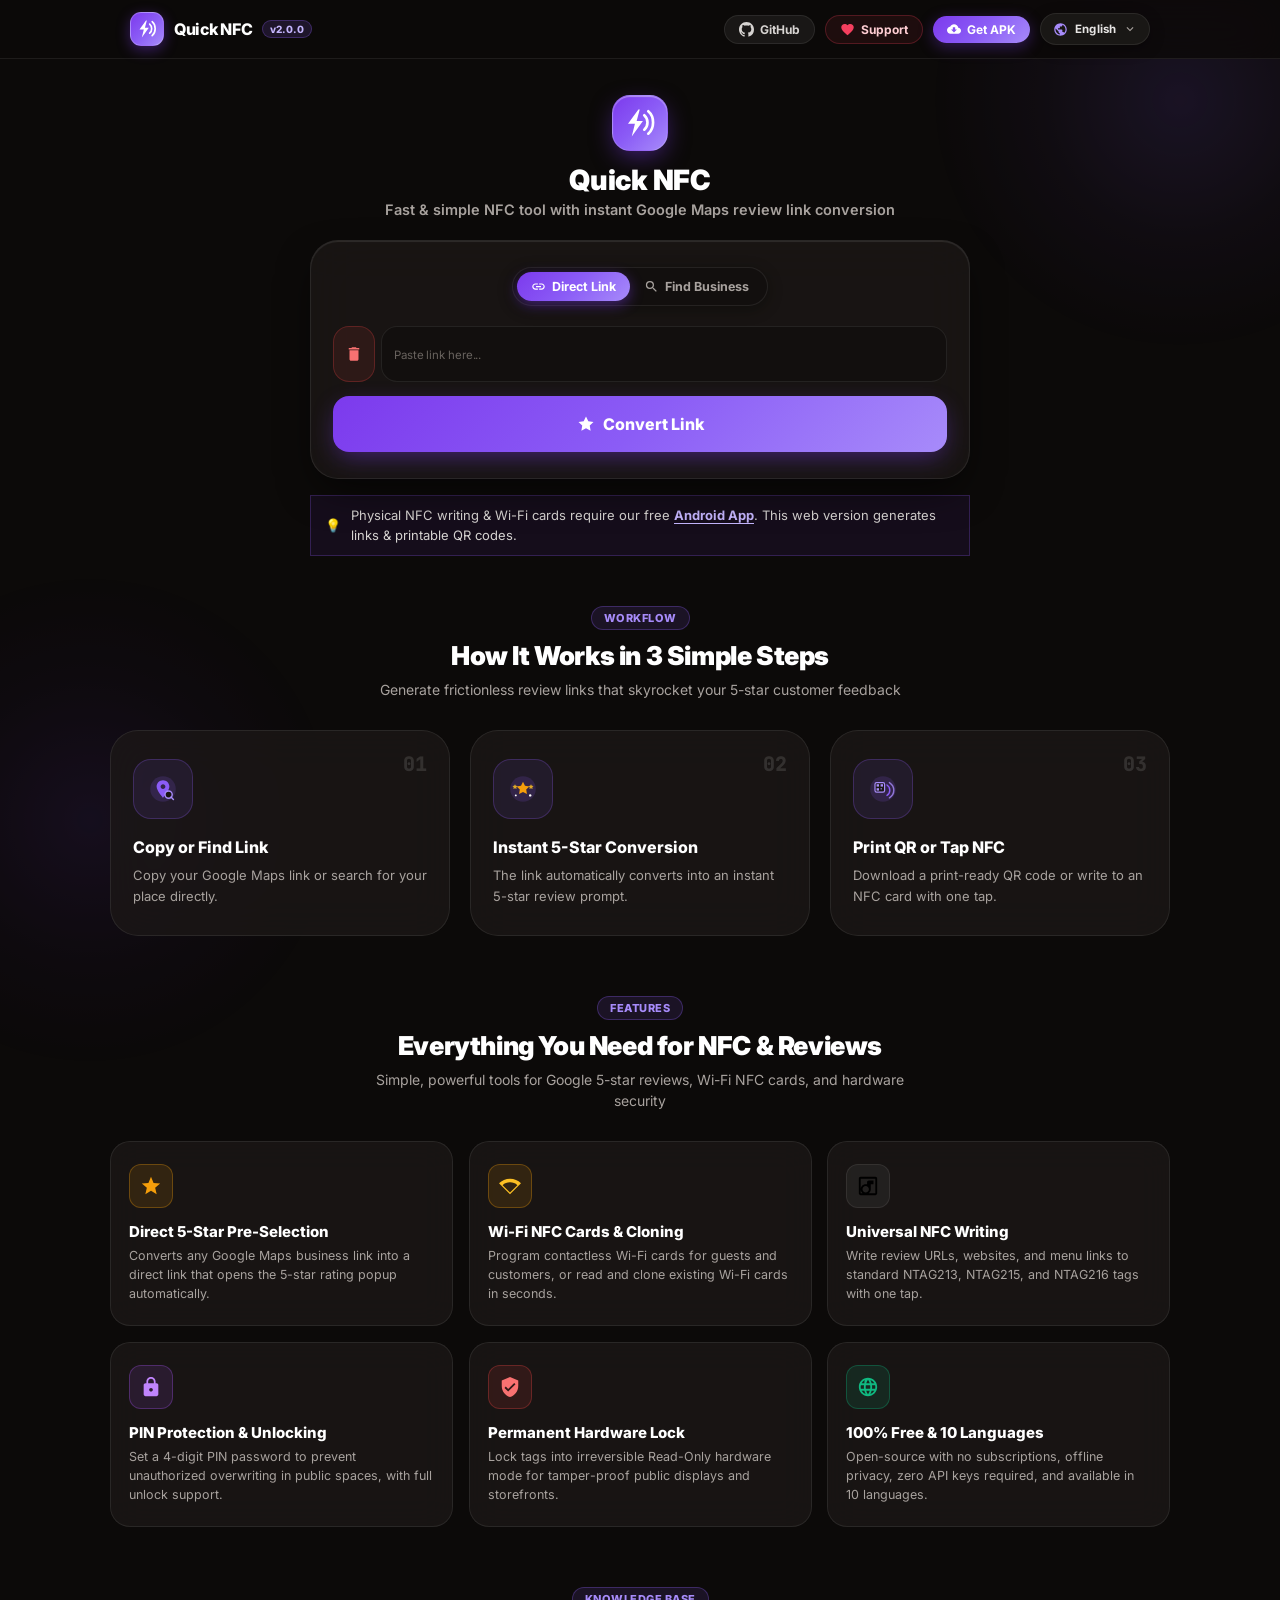
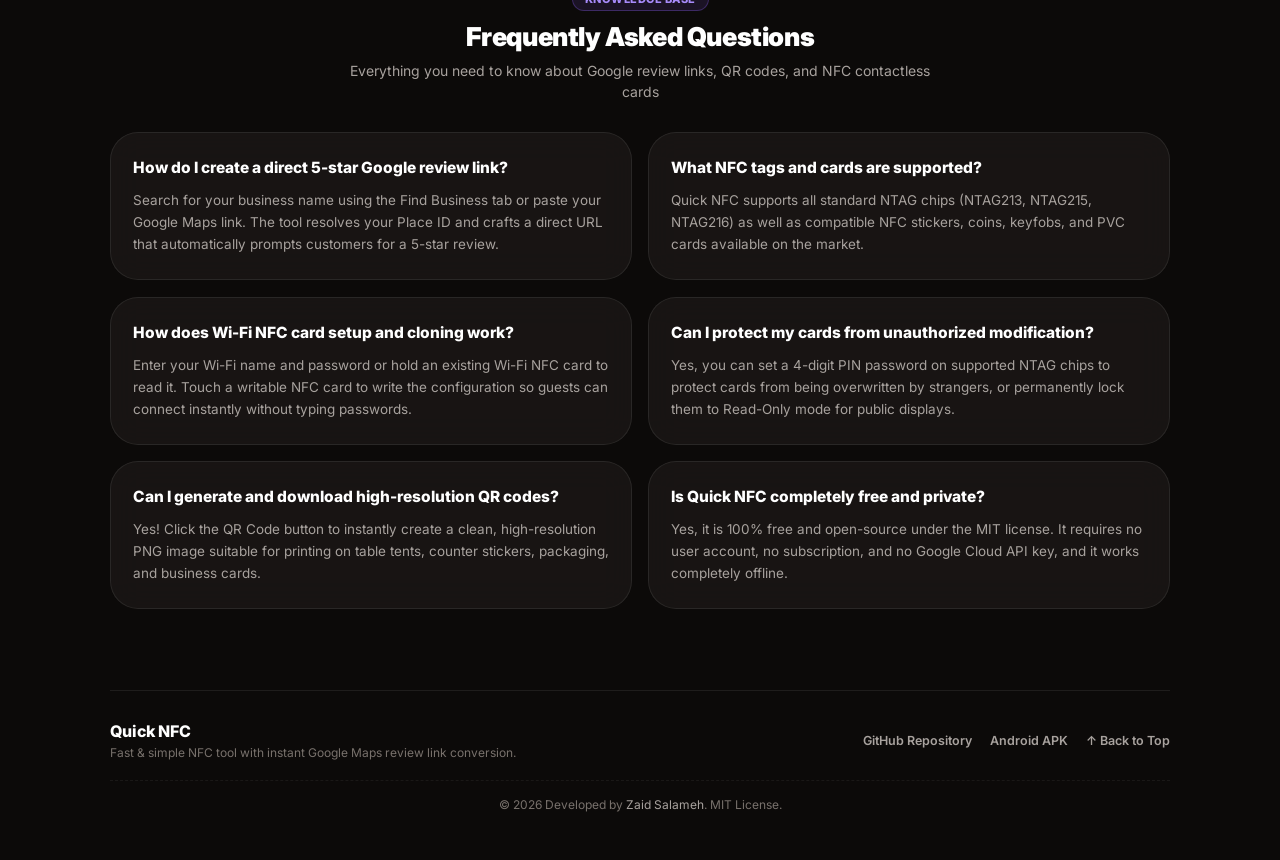
<file: index.html>
<!DOCTYPE html>
<html lang="en" dir="ltr">
<head>
    <meta name="google-site-verification" content="ryprvQNlRxElwXUHjvS2rnjBGJUtOKJ2hgI6EVrGU4E" />
    <meta name="google-site-verification" content="XtvCFzfC2mJ5uXVcZOq23JEaoyu3cDdnRw9wJJPwwV4" />
    <meta charset="UTF-8">
    <meta name="viewport" content="width=device-width, initial-scale=1.0, maximum-scale=1.0, user-scalable=no, viewport-fit=cover">
    <title>Quick NFC | Instant Google Reviews, Wi-Fi Cards & NFC Programming</title>
    
    <!-- SEO & Metadata -->
    <meta name="description" id="metaDescription" content="Quick NFC - Free & open-source NFC tool and Google Maps 5-star review link generator. Program NFC cards, Wi-Fi tags, PIN locks, and high-resolution QR codes.">
    <meta name="keywords" content="quick nfc, كويك ان اف سي, google review link, رابط تقييم جوجل, nfc wifi card, كروت nfc واي فاي, nfc pin lock, قفل nfc برمز, ntag213, ntag215, ntag216, write nfc cards, برمجة كروت nfc, تقييم خرائط جوجل 5 نجوم, رابط تقييم مباشر">
    <meta name="theme-color" content="#7c3aed">
    <link rel="canonical" href="https://quicknfc.link/">
    
    <!-- Open Graph / Social Sharing & Google Rich Results -->
    <meta property="og:title" content="Quick NFC | Fast NFC & Google Review Tool">
    <meta property="og:description" content="Direct Google Maps 5-star review link generator, Wi-Fi NFC card setup, PIN lock security, and high-resolution QR codes.">
    <meta property="og:url" content="https://quicknfc.link/">
    <meta property="og:type" content="website">
    <meta property="og:site_name" content="Quick NFC">
    <meta property="og:image" content="https://quicknfc.link/assets/icons/og-image.png">
    <meta property="og:image:secure_url" content="https://quicknfc.link/assets/icons/og-image.png">
    <meta property="og:image:type" content="image/png">
    <meta property="og:image:width" content="1200">
    <meta property="og:image:height" content="630">
    <meta property="og:image:alt" content="Quick NFC Preview">

    <!-- Twitter Card -->
    <meta name="twitter:card" content="summary_large_image">
    <meta name="twitter:title" content="Quick NFC | Fast NFC & Google Review Tool">
    <meta name="twitter:description" content="Direct Google Maps 5-star review link generator, Wi-Fi NFC card setup, PIN lock security, and high-resolution QR codes.">
    <meta name="twitter:image" content="https://quicknfc.link/assets/icons/og-image.png">
    <meta name="thumbnail" content="https://quicknfc.link/assets/icons/favicon-192x192.png">

    <!-- Schema.org JSON-LD Structured Data for Google Search -->
    <script type="application/ld+json">
    [
      {
        "@context": "https://schema.org",
        "@type": "WebSite",
        "name": "Quick NFC",
        "alternateName": ["QuickNFC", "ReviewLinkGenerator", "Google Review Link Generator", "مولد رابط تقييم جوجل"],
        "url": "https://quicknfc.link/"
      },
      {
        "@context": "https://schema.org",
        "@type": "WebApplication",
        "name": "Quick NFC",
        "url": "https://quicknfc.link/",
        "image": "https://quicknfc.link/assets/icons/og-image.png",
        "description": "Fast & simple NFC tool with instant Google Maps review link conversion, QR codes, and contactless card management.",
        "applicationCategory": "BusinessApplication",
        "operatingSystem": "Web, Android",
        "offers": {
          "@type": "Offer",
          "price": "0",
          "priceCurrency": "USD"
        },
        "author": {
          "@type": "Person",
          "name": "Zaid Salameh",
          "url": "https://github.com/zaid-a-salameh"
        }
      },
      {
        "@context": "https://schema.org",
        "@type": "FAQPage",
        "mainEntity": [
          {
            "@type": "Question",
            "name": "How do I create a direct 5-star Google review link?",
            "acceptedAnswer": {
              "@type": "Answer",
              "text": "Paste your Google Maps business link or search for your place in the app. The tool automatically resolves your Google Place ID and generates a direct review URL that pops open the 5-star rating dialog automatically."
            }
          },
          {
            "@type": "Question",
            "name": "كيف أحصل على رابط تقييم مباشر 5 نجوم لخرائط جوجل؟",
            "acceptedAnswer": {
              "@type": "Answer",
              "text": "ضع رابط نشاطك التجاري من خرائط Google أو ابحث عن اسم المحل، وسيقوم الموقع باستخراج معرّف المكان Place ID وتوليد رابط مباشر يفتح نافذة التقييم الفوري بـ 5 نجوم للعملاء."
            }
          },
          {
            "@type": "Question",
            "name": "How to write Google review links to NFC cards or tags?",
            "acceptedAnswer": {
              "@type": "Answer",
              "text": "Install the free Quick NFC Android APK, generate your review link, tap 'Write to NFC Tag', and hold the back of your Android phone against any writable NFC tag (NTAG213, NTAG215, or NTAG216)."
            }
          },
          {
            "@type": "Question",
            "name": "كيف أكتب رابط التقييم على كروت وميداليات NFC؟",
            "acceptedAnswer": {
              "@type": "Answer",
              "text": "حمّل تطبيق الأندرويد المجاني Quick NFC، وأنشئ رابط التقييم، ثم اضغط على زر كتابة كارت NFC وقرّب كارت أو استيكر NFC من ظهر الهاتف ليتم قفله وبرمجته فوراً."
            }
          },
          {
            "@type": "Question",
            "name": "Can I generate a printable QR code for Google reviews?",
            "acceptedAnswer": {
              "@type": "Answer",
              "text": "Yes, clicking the QR Code button instantly creates a high-resolution, downloadable QR code image suitable for printing on table tents, storefront stickers, receipts, and marketing stands."
            }
          },
          {
            "@type": "Question",
            "name": "هل يمكن عمل كود QR قابل للطباعة لتقييمات العملاء؟",
            "acceptedAnswer": {
              "@type": "Answer",
              "text": "نعم، يمكنك بنقرة واحدة توليد رمز QR عالي الدقة وتحميله كصورة جاهزة للطباعة على الطاولات، الفواتير، والملصقات في محلك التجاري."
            }
          },
          {
            "@type": "Question",
            "name": "Is Quick NFC free and does it require an API key?",
            "acceptedAnswer": {
              "@type": "Answer",
              "text": "Yes, it is 100% free and open-source. It does not require any Google Cloud API key, credit card, or user registration. All Place ID resolution and link formatting runs directly in your browser or Android device."
            }
          },
          {
            "@type": "Question",
            "name": "هل هذه الأداة مجانية وهل تتطلب بطاقة بنكية أو مفتاح API؟",
            "acceptedAnswer": {
              "@type": "Answer",
              "text": "الأداة مجانية ومفتوحة المصدر 100%، ولا تتطلب أي بطاقة بنكية أو حساب Google Cloud أو اشتراكات شهرية، وتعمل بخصوصية تامة دون أي تتبع لروابطك."
            }
          }
        ]
      }
    ]
    </script>

    <!-- Google Search & Browser Favicons (Vector SVG & Static Multi-Resolution) -->
    <link rel="icon" type="image/x-icon" href="/favicon.ico">
    <link rel="shortcut icon" href="/favicon.ico">
    <link rel="icon" type="image/svg+xml" href="assets/icons/favicon.svg?v=2.0.0">
    <link rel="icon" type="image/x-icon" href="assets/icons/favicon.ico?v=2.0.0">
    <link rel="icon" type="image/png" sizes="48x48" href="assets/icons/favicon-48x48.png?v=2.0.0">
    <link rel="icon" type="image/png" sizes="96x96" href="assets/icons/favicon-96x96.png?v=2.0.0">
    <link rel="icon" type="image/png" sizes="192x192" href="assets/icons/favicon-192x192.png?v=2.0.0">
    <link rel="apple-touch-icon" sizes="180x180" href="assets/icons/apple-touch-icon.png?v=2.0.0">
    
    <link rel="preconnect" href="https://fonts.googleapis.com">
    <link rel="preconnect" href="https://fonts.gstatic.com" crossorigin>
    <link rel="stylesheet" href="https://fonts.googleapis.com/css2?family=Cairo:wght@600;700;800&family=Inter:wght@500;600;700;800&family=JetBrains+Mono:wght@500;600&display=swap" media="print" onload="this.media='all'">
    <noscript>
        <link rel="stylesheet" href="https://fonts.googleapis.com/css2?family=Cairo:wght@600;700;800&family=Inter:wght@500;600;700;800&family=JetBrains+Mono:wght@500;600&display=swap">
    </noscript>

    <!-- QR Code Engine (Local bundled with defer) -->
    <script src="qrcode.min.js" defer></script>

    <!-- Modular Stylesheets (Web) -->
    <link rel="stylesheet" href="src/css/variables.css">
    <link rel="stylesheet" href="src/css/base.css">
    <link rel="stylesheet" href="src/css/components.css">
    <link rel="stylesheet" href="src/css/link-type-switcher.css">
    <link rel="stylesheet" href="src/css/search-dropdown.css">
    <link rel="stylesheet" href="src/css/qr-modal.css">
    <link rel="stylesheet" href="src/css/toast.css">
    <link rel="stylesheet" href="src/css/marketing.css">
</head>
<body>

    <!-- Ambient Lights (Electric Violet) -->
    <div class="ambient-glow glow-top"></div>
    <div class="ambient-glow glow-bottom"></div>

    <!-- Desktop Sticky Navigation Bar -->
    <nav class="desktop-navbar" id="desktopNavbar">
        <div class="navbar-inner">
            <a href="./" class="navbar-brand">
                <div class="brand-logo-mini">
                    <svg viewBox="0 0 24 24">
                        <path fill="#ffffff" d="M10.8 1.8L3 12.5H8.2L5.8 22.2L14.2 10.5H9.5L11.8 1.8Z"/>
                        <path d="M15.2 6.2C16.8 7.6 17.6 9.4 17.6 11.6C17.6 13.8 16.8 15.6 15.2 17" stroke="#ffffff" stroke-width="2" stroke-linecap="round" fill="none"/>
                        <path d="M18.2 3.2C20.7 5.3 21.8 8.2 21.8 11.6C21.8 15 20.7 17.9 18.2 20" stroke="#ffffff" stroke-width="2" stroke-linecap="round" fill="none"/>
                    </svg>
                </div>
                <span class="brand-name">Quick NFC</span>
                <span class="brand-badge" id="navBrandBadge" role="button" title="Latest Release v2.0.0">v2.0.0</span>
            </a>
            
            <div class="navbar-actions">
                <!-- GitHub Repository Link -->
                <a href="https://github.com/zaid-a-salameh/quick-nfc" target="_blank" rel="noopener noreferrer" class="nav-link-btn btn-nav-github" title="View Source on GitHub">
                    <svg viewBox="0 0 24 24"><path d="M12 0C5.37 0 0 5.37 0 12c0 5.31 3.435 9.795 8.205 11.385.6.105.825-.255.825-.57 0-.285-.015-1.23-.015-2.235-3.015.555-3.795-.735-4.035-1.41-.135-.345-.72-1.41-1.23-1.695-.42-.225-1.02-.78-.015-.795.945-.015 1.62.87 1.845 1.23 1.08 1.815 2.805 1.305 3.495.99.105-.78.42-1.305.765-1.605-2.67-.3-5.46-1.335-5.46-5.925 0-1.305.465-2.385 1.23-3.225-.12-.3-.54-1.53.12-3.18 0 0 1.005-.315 3.3 1.23.96-.27 1.98-.405 3-.405s2.04.135 3 .405c2.295-1.56 3.3-1.23 3.3-1.23.66 1.65.24 2.88.12 3.18.765.84 1.23 1.905 1.23 3.225 0 4.605-2.805 5.625-5.475 5.925.435.375.81 1.095.81 2.22 0 1.605-.015 2.895-.015 3.3 0 .315.225.69.825.57A12.02 12.02 0 0024 12c0-6.63-5.37-12-12-12z"/></svg>
                    <span id="navGithubLabel">GitHub</span>
                </a>

                                <!-- Support Button (Inactive placeholder for now) -->
                <button type="button" class="nav-link-btn btn-nav-support" id="navSupportBtn" title="Support Project">
                    <svg viewBox="0 0 24 24"><path fill="#f43f5e" d="M12 21.35l-1.45-1.32C5.4 15.36 2 12.28 2 8.5 2 5.42 4.42 3 7.5 3c1.74 0 3.41.81 4.5 2.09C13.09 3.81 14.76 3 16.5 3 19.58 3 22 5.42 22 8.5c0 3.78-3.4 6.86-8.55 11.54L12 21.35z"/></svg>
                    <span id="navSupportLabel">Support</span>
                </button>

                <!-- Download Android APK -->
                <a href="https://github.com/zaid-a-salameh/quick-nfc/releases/latest/download/QuickNFC.apk" class="nav-link-btn btn-nav-apk" id="navApkBtn">
                    <svg viewBox="0 0 24 24"><path d="M19.35 10.04C18.67 6.59 15.64 4 12 4 9.11 4 6.6 5.64 5.35 8.04 2.34 8.36 0 10.91 0 14c0 3.31 2.69 6 6 6h13c2.76 0 5-2.24 5-5 0-2.64-2.05-4.78-4.65-4.96zM17 13l-5 5-5-5h3V9h4v4h3z"/></svg>
                    <span id="navApkLabel">Get APK</span>
                </a>

                <!-- Language Selector Dropdown -->
                <div class="lang-selector-dropdown" id="navLangDropdownContainer">
                    <button type="button" class="lang-select-btn" id="navLangBtn" aria-haspopup="listbox" aria-expanded="false" title="Language / اللغة">
                        <svg class="lang-globe-icon" viewBox="0 0 24 24"><path d="M12 2C6.48 2 2 6.48 2 12s4.48 10 10 10 10-4.48 10-10S17.52 2 12 2zm-1 17.93c-3.95-.49-7-3.85-7-7.93 0-.62.08-1.21.21-1.79L9 15v1c0 1.1.9 2 2 2v1.93zm6.9-2.54c-.26-.81-1-1.39-1.9-1.39h-1v-3c0-.55-.45-1-1-1H8v-2h2c.55 0 1-.45 1-1V7h2c1.1 0 2-.9 2-2v-.41c2.93 1.19 5 4.06 5 7.41 0 2.08-.8 3.97-2.1 5.39z"/></svg>
                        <span class="lang-btn-text" id="navLangLabel">English</span>
                        <svg class="lang-chevron" viewBox="0 0 24 24"><path d="M7.41 8.59L12 13.17l4.59-4.58L18 10l-6 6-6-6 1.41-1.41z"/></svg>
                    </button>
                    <div class="lang-dropdown-menu" id="navLangMenu" role="listbox">
                        <button type="button" class="lang-dropdown-item active" data-lang="en" role="option">
                            <span class="lang-item-name">English</span>
                            <span class="lang-item-code">EN</span>
                            <svg class="lang-item-check" viewBox="0 0 24 24"><path d="M9 16.17L4.83 12l-1.42 1.41L9 19 21 7l-1.41-1.41L9 16.17z"/></svg>
                        </button>
                        <button type="button" class="lang-dropdown-item" data-lang="ar" role="option">
                            <span class="lang-item-name">العربية</span>
                            <span class="lang-item-code">AR</span>
                            <svg class="lang-item-check" viewBox="0 0 24 24"><path d="M9 16.17L4.83 12l-1.42 1.41L9 19 21 7l-1.41-1.41L9 16.17z"/></svg>
                        </button>
                        <button type="button" class="lang-dropdown-item" data-lang="de" role="option">
                            <span class="lang-item-name">Deutsch</span>
                            <span class="lang-item-code">DE</span>
                            <svg class="lang-item-check" viewBox="0 0 24 24"><path d="M9 16.17L4.83 12l-1.42 1.41L9 19 21 7l-1.41-1.41L9 16.17z"/></svg>
                        </button>
                        <button type="button" class="lang-dropdown-item" data-lang="es" role="option">
                            <span class="lang-item-name">Español</span>
                            <span class="lang-item-code">ES</span>
                            <svg class="lang-item-check" viewBox="0 0 24 24"><path d="M9 16.17L4.83 12l-1.42 1.41L9 19 21 7l-1.41-1.41L9 16.17z"/></svg>
                        </button>
                        <button type="button" class="lang-dropdown-item" data-lang="fr" role="option">
                            <span class="lang-item-name">Français</span>
                            <span class="lang-item-code">FR</span>
                            <svg class="lang-item-check" viewBox="0 0 24 24"><path d="M9 16.17L4.83 12l-1.42 1.41L9 19 21 7l-1.41-1.41L9 16.17z"/></svg>
                        </button>
                        <button type="button" class="lang-dropdown-item" data-lang="hi" role="option">
                            <span class="lang-item-name">हिन्दी</span>
                            <span class="lang-item-code">HI</span>
                            <svg class="lang-item-check" viewBox="0 0 24 24"><path d="M9 16.17L4.83 12l-1.42 1.41L9 19 21 7l-1.41-1.41L9 16.17z"/></svg>
                        </button>
                        <button type="button" class="lang-dropdown-item" data-lang="ja" role="option">
                            <span class="lang-item-name">日本語</span>
                            <span class="lang-item-code">JA</span>
                            <svg class="lang-item-check" viewBox="0 0 24 24"><path d="M9 16.17L4.83 12l-1.42 1.41L9 19 21 7l-1.41-1.41L9 16.17z"/></svg>
                        </button>
                        <button type="button" class="lang-dropdown-item" data-lang="pt" role="option">
                            <span class="lang-item-name">Português</span>
                            <span class="lang-item-code">PT</span>
                            <svg class="lang-item-check" viewBox="0 0 24 24"><path d="M9 16.17L4.83 12l-1.42 1.41L9 19 21 7l-1.41-1.41L9 16.17z"/></svg>
                        </button>
                        <button type="button" class="lang-dropdown-item" data-lang="ru" role="option">
                            <span class="lang-item-name">Русский</span>
                            <span class="lang-item-code">RU</span>
                            <svg class="lang-item-check" viewBox="0 0 24 24"><path d="M9 16.17L4.83 12l-1.42 1.41L9 19 21 7l-1.41-1.41L9 16.17z"/></svg>
                        </button>
                        <button type="button" class="lang-dropdown-item" data-lang="zh" role="option">
                            <span class="lang-item-name">简体中文</span>
                            <span class="lang-item-code">ZH</span>
                            <svg class="lang-item-check" viewBox="0 0 24 24"><path d="M9 16.17L4.83 12l-1.42 1.41L9 19 21 7l-1.41-1.41L9 16.17z"/></svg>
                        </button>
                    </div>
                </div>
            </div>
        </div>
    </nav>

    <!-- Main Content Wrapper -->
    <main class="main-wrapper" id="mainWrapper">
        <div class="app-container" id="appContainer">
        
        <!-- Top Bar with APK Download & Language Toggle -->
        <div class="top-bar">
            <a href="https://github.com/zaid-a-salameh/quick-nfc/releases/latest/download/QuickNFC.apk" class="btn-download-apk" id="apkDownloadBtn">
                <svg viewBox="0 0 24 24"><path d="M19.35 10.04C18.67 6.59 15.64 4 12 4 9.11 4 6.6 5.64 5.35 8.04 2.34 8.36 0 10.91 0 14c0 3.31 2.69 6 6 6h13c2.76 0 5-2.24 5-5 0-2.64-2.05-4.78-4.65-4.96zM17 13l-5 5-5-5h3V9h4v4h3z"/></svg>
                <span id="apkDownloadLabel">Get Android App</span>
            </a>
            <div class="top-bar-right">
                <button type="button" class="btn-version-pill" id="btnCheckUpdate" title="Check for Updates">
                    <span class="version-dot" id="updateDot"></span>
                    <span id="appVersionText">v2.0.0</span>
                </button>
                <div class="lang-selector-dropdown" id="topLangDropdownContainer">
                    <button type="button" class="lang-select-btn" id="topLangBtn" aria-haspopup="listbox" aria-expanded="false" title="Language / اللغة">
                        <svg class="lang-globe-icon" viewBox="0 0 24 24"><path d="M12 2C6.48 2 2 6.48 2 12s4.48 10 10 10 10-4.48 10-10S17.52 2 12 2zm-1 17.93c-3.95-.49-7-3.85-7-7.93 0-.62.08-1.21.21-1.79L9 15v1c0 1.1.9 2 2 2v1.93zm6.9-2.54c-.26-.81-1-1.39-1.9-1.39h-1v-3c0-.55-.45-1-1-1H8v-2h2c.55 0 1-.45 1-1V7h2c1.1 0 2-.9 2-2v-.41c2.93 1.19 5 4.06 5 7.41 0 2.08-.8 3.97-2.1 5.39z"/></svg>
                        <span class="lang-btn-text" id="topLangLabel">English</span>
                        <svg class="lang-chevron" viewBox="0 0 24 24"><path d="M7.41 8.59L12 13.17l4.59-4.58L18 10l-6 6-6-6 1.41-1.41z"/></svg>
                    </button>
                    <div class="lang-dropdown-menu" id="topLangMenu" role="listbox">
                        <button type="button" class="lang-dropdown-item active" data-lang="en" role="option">
                            <span class="lang-item-name">English</span>
                            <span class="lang-item-code">EN</span>
                            <svg class="lang-item-check" viewBox="0 0 24 24"><path d="M9 16.17L4.83 12l-1.42 1.41L9 19 21 7l-1.41-1.41L9 16.17z"/></svg>
                        </button>
                        <button type="button" class="lang-dropdown-item" data-lang="ar" role="option">
                            <span class="lang-item-name">العربية</span>
                            <span class="lang-item-code">AR</span>
                            <svg class="lang-item-check" viewBox="0 0 24 24"><path d="M9 16.17L4.83 12l-1.42 1.41L9 19 21 7l-1.41-1.41L9 16.17z"/></svg>
                        </button>
                        <button type="button" class="lang-dropdown-item" data-lang="de" role="option">
                            <span class="lang-item-name">Deutsch</span>
                            <span class="lang-item-code">DE</span>
                            <svg class="lang-item-check" viewBox="0 0 24 24"><path d="M9 16.17L4.83 12l-1.42 1.41L9 19 21 7l-1.41-1.41L9 16.17z"/></svg>
                        </button>
                        <button type="button" class="lang-dropdown-item" data-lang="es" role="option">
                            <span class="lang-item-name">Español</span>
                            <span class="lang-item-code">ES</span>
                            <svg class="lang-item-check" viewBox="0 0 24 24"><path d="M9 16.17L4.83 12l-1.42 1.41L9 19 21 7l-1.41-1.41L9 16.17z"/></svg>
                        </button>
                        <button type="button" class="lang-dropdown-item" data-lang="fr" role="option">
                            <span class="lang-item-name">Français</span>
                            <span class="lang-item-code">FR</span>
                            <svg class="lang-item-check" viewBox="0 0 24 24"><path d="M9 16.17L4.83 12l-1.42 1.41L9 19 21 7l-1.41-1.41L9 16.17z"/></svg>
                        </button>
                        <button type="button" class="lang-dropdown-item" data-lang="hi" role="option">
                            <span class="lang-item-name">हिन्दी</span>
                            <span class="lang-item-code">HI</span>
                            <svg class="lang-item-check" viewBox="0 0 24 24"><path d="M9 16.17L4.83 12l-1.42 1.41L9 19 21 7l-1.41-1.41L9 16.17z"/></svg>
                        </button>
                        <button type="button" class="lang-dropdown-item" data-lang="ja" role="option">
                            <span class="lang-item-name">日本語</span>
                            <span class="lang-item-code">JA</span>
                            <svg class="lang-item-check" viewBox="0 0 24 24"><path d="M9 16.17L4.83 12l-1.42 1.41L9 19 21 7l-1.41-1.41L9 16.17z"/></svg>
                        </button>
                        <button type="button" class="lang-dropdown-item" data-lang="pt" role="option">
                            <span class="lang-item-name">Português</span>
                            <span class="lang-item-code">PT</span>
                            <svg class="lang-item-check" viewBox="0 0 24 24"><path d="M9 16.17L4.83 12l-1.42 1.41L9 19 21 7l-1.41-1.41L9 16.17z"/></svg>
                        </button>
                        <button type="button" class="lang-dropdown-item" data-lang="ru" role="option">
                            <span class="lang-item-name">Русский</span>
                            <span class="lang-item-code">RU</span>
                            <svg class="lang-item-check" viewBox="0 0 24 24"><path d="M9 16.17L4.83 12l-1.42 1.41L9 19 21 7l-1.41-1.41L9 16.17z"/></svg>
                        </button>
                        <button type="button" class="lang-dropdown-item" data-lang="zh" role="option">
                            <span class="lang-item-name">简体中文</span>
                            <span class="lang-item-code">ZH</span>
                            <svg class="lang-item-check" viewBox="0 0 24 24"><path d="M9 16.17L4.83 12l-1.42 1.41L9 19 21 7l-1.41-1.41L9 16.17z"/></svg>
                        </button>
                    </div>
                </div>
            </div>
        </div>
        <!-- Header -->
        <header>
            <div class="app-icon">
                <svg viewBox="0 0 24 24">
                    <path fill="#ffffff" d="M10.8 1.8L3 12.5H8.2L5.8 22.2L14.2 10.5H9.5L11.8 1.8Z"/>
                    <path d="M15.2 6.2C16.8 7.6 17.6 9.4 17.6 11.6C17.6 13.8 16.8 15.6 15.2 17" stroke="#ffffff" stroke-width="2" stroke-linecap="round" fill="none"/>
                    <path d="M18.2 3.2C20.7 5.3 21.8 8.2 21.8 11.6C21.8 15 20.7 17.9 18.2 20" stroke="#ffffff" stroke-width="2" stroke-linecap="round" fill="none"/>
                </svg>
            </div>
            <h1 id="appTitle">Quick NFC</h1>
            <p id="appSubtitle">Fast & simple NFC tool with instant Google Maps review link conversion</p>
        </header>

        <!-- Main Input Card -->
        <div class="glass-card main-input-card" id="mainInputCard">
            
            <!-- Mode Switcher Tabs -->
            <div class="mode-switcher-container">
                <div class="mode-tabs">
                    <div class="mode-tab-slider" id="modeTabSlider"></div>
                    <button type="button" class="mode-tab active" id="tabLinkMode" data-mode="link">
                        <svg viewBox="0 0 24 24"><path d="M3.9 12c0-1.71 1.39-3.1 3.1-3.1h4V7H7c-2.76 0-5 2.24-5 5s2.24 5 5 5h4v-1.9H7c-1.71 0-3.1-1.39-3.1-3.1zM8 13h8v-2H8v2zm9-6h-4v1.9h4c1.71 0 3.1 1.39 3.1 3.1s-1.39 3.1-3.1 3.1h-4V17h4c2.76 0 5-2.24 5-5s-2.24-5-5-5z"/></svg>
                        <span id="tabLinkLabel">Direct Link</span>
                    </button>
                    <button type="button" class="mode-tab" id="tabSearchMode" data-mode="search">
                        <svg viewBox="0 0 24 24"><path d="M15.5 14h-.79l-.28-.27A6.471 6.471 0 0 0 16 9.5 6.5 6.5 0 1 0 9.5 16c1.61 0 3.09-.59 4.23-1.57l.27.28v.79l5 4.99L20.49 19l-4.99-5zm-6 0C7.01 14 5 11.99 5 9.5S7.01 5 9.5 5 14 7.01 14 9.5 11.99 14 9.5 14z"/></svg>
                        <span id="tabSearchLabel">Find Business</span>
                    </button>
                </div>
            </div>

            <!-- Mode Stage Viewport -->
            <div class="mode-stage" id="modeStage">
                <!-- MODE 1: Direct Link Mode Content -->
                <div class="mode-content active" id="modeLinkContent">
                <div class="input-row">
                    <button type="button" class="tool-btn btn-trash" id="clearBtn" title="Clear text">
                        <svg viewBox="0 0 24 24"><path d="M6 19c0 1.1.9 2 2 2h8c1.1 0 2-.9 2-2V7H6v12zM19 4h-3.5l-1-1h-5l-1 1H5v2h14V4z"/></svg>
                    </button>

                    <div class="input-box-wrapper">
                        <input 
                            type="url" 
                            id="urlInput" 
                            class="url-input" 
                            placeholder="Paste link here..." 
                            autocomplete="off" 
                            spellcheck="false"
                        >
                    </div>

                    <button type="button" class="tool-btn btn-paste" id="pasteBtn" title="Paste from clipboard">
                        <svg viewBox="0 0 24 24"><path d="M19 2h-4.18C14.4.84 13.3 0 12 0c-1.3 0-2.4.84-2.82 2H5c-1.1 0-2 .9-2 2v16c0 1.1.9 2 2 2h14c1.1 0 2-.9 2-2V4c0-1.1-.9-2-2-2zm-7 0c.55 0 1 .45 1 1s-.45 1-1 1-1-.45-1-1 .45-1 1-1zm7 18H5V4h2v3h10V4h2v16z"/></svg>
                        <span id="pasteBtnLabel">Paste</span>
                    </button>
                </div>

                <!-- Convert Button -->
                <button type="button" class="btn-convert" id="convertBtn">
                    <div class="spinner" id="btnSpinner"></div>
                    <svg id="btnIcon" viewBox="0 0 24 24"><path d="M12 2l3.09 6.26L22 9.27l-5 4.87 1.18 6.88L12 17.77l-6.18 3.25L7 14.14 2 9.27l6.91-1.01L12 2z"/></svg>
                    <span id="btnText">Convert Link</span>
                </button>
            </div>

            <!-- MODE 2: Search Business Mode Content -->
            <div class="mode-content" id="modeSearchContent">
                <div class="search-field-wrapper" id="searchFieldWrapper">
                    <svg class="search-field-icon" viewBox="0 0 24 24"><path d="M15.5 14h-.79l-.28-.27A6.471 6.471 0 0 0 16 9.5 6.5 6.5 0 1 0 9.5 16c1.61 0 3.09-.59 4.23-1.57l.27.28v.79l5 4.99L20.49 19l-4.99-5zm-6 0C7.01 14 5 11.99 5 9.5S7.01 5 9.5 5 14 7.01 14 9.5 11.99 14 9.5 14z"/></svg>
                    <input 
                        type="text" 
                        id="businessSearchInput" 
                        class="search-input" 
                        placeholder="Search place name & city..." 
                        autocomplete="off"
                        spellcheck="false"
                    >
                    <div class="search-loading-spinner" id="searchSpinner"></div>
                    <button type="button" class="search-clear-btn" id="searchClearBtn" title="Clear">
                        <svg viewBox="0 0 24 24"><path d="M19 6.41L17.59 5 12 10.59 6.41 5 5 6.41 10.59 12 5 17.59 6.41 19 12 13.41 17.59 19 19 17.59 13.41 12z"/></svg>
                    </button>
                    <!-- Floating Places Autocomplete Dropdown -->
                    <div class="places-dropdown" id="placesDropdown" role="listbox"></div>
                </div>
            </div>
            </div>

        </div>

        <!-- Web Companion Platform Notice -->
        <div class="web-platform-hint" id="webPlatformHint">
            <span class="hint-icon">💡</span>
            <span id="webPlatformNoticeText">Physical NFC writing &amp; Wi-Fi cards require our free <a href="https://github.com/zaid-a-salameh/quick-nfc/releases/latest/download/QuickNFC.apk">Android App</a>. This web version generates links &amp; printable QR codes.</span>
        </div>

        <!-- Result Card (3 Buttons only) -->
        <div class="glass-card result-section" id="resultCard">
            <div class="result-label">
                <svg viewBox="0 0 24 24"><path d="M9 16.17L4.83 12l-1.42 1.41L9 19 21 7l-1.41-1.41L9 16.17z"/></svg>
                <span id="resultLabelText">Direct Review Link:</span>
            </div>

            <div class="result-link-box" id="resultLinkText"></div>

            <!-- Link Type Segmented Selector (Direct 5-Star Review vs Map Location) -->
            <div class="link-type-selector-wrapper" id="linkTypeSelectorWrapper" style="display: none;">
                <div class="link-type-selector-header">
                    <span id="linkTypeSelectorLabel">نوع الرابط المطلوب برمجته:</span>
                </div>
                <div class="link-type-segmented" id="linkTypeSegmented">
                    <div class="link-type-slider" id="linkTypeSlider"></div>
                    <button type="button" class="btn-link-type active" id="btnTypeReview" data-type="review">
                        <span id="btnTypeReviewLabel">تقييم 5 نجوم</span>
                    </button>
                    <button type="button" class="btn-link-type" id="btnTypeLocation" data-type="location">
                        <span id="btnTypeLocationLabel">موقع الخريطة</span>
                    </button>
                </div>
            </div>

            <!-- The Action Buttons (Reordered: 1. NFC, 2. Open, 3. Copy, 4. Share, 5. QR) -->
            <div class="actions-stack">
                <!-- 1. NFC Write Button -->
                <button type="button" class="btn-action btn-nfc" id="nfcBtn">
                    <svg viewBox="0 0 24 24"><path d="M20 2H4c-1.1 0-2 .9-2 2v16c0 1.1.9 2 2 2h16c1.1 0 2-.9 2-2V4c0-1.1-.9-2-2-2zm0 18H4V4h16v16zM18 6h-5c-1.1 0-2 .9-2 2v2.15c-.47-.09-.97-.15-1.5-.15-3.03 0-5.5 2.47-5.5 5.5s2.47 5.5 5.5 5.5c3.03 0 5.5-2.47 5.5-5.5V10h3V6zm-8.5 13c-1.93 0-3.5-1.57-3.5-3.5s1.57-3.5 3.5-3.5 3.5 1.57 3.5 3.5-1.57 3.5-3.5 3.5z"/></svg>
                    <span id="nfcBtnLabel">Write to NFC Tag</span>
                </button>

                <!-- 2. Open Button -->
                <button type="button" class="btn-action btn-open" id="openBtn">
                    <svg viewBox="0 0 24 24"><path d="M19 19H5V5h7V3H5c-1.11 0-2 .9-2 2v14c0 1.1.89 2 2 2h14c1.1 0 2-.9 2-2v-7h-2v7zM14 3v2h3.59l-9.83 9.83 1.41 1.41L19 6.41V10h2V3h-7z"/></svg>
                    <span id="openBtnLabel">Open Link</span>
                </button>

                <!-- 3. Copy Button -->
                <button type="button" class="btn-action btn-copy" id="copyBtn">
                    <svg viewBox="0 0 24 24"><path d="M16 1H4c-1.1 0-2 .9-2 2v14h2V3h12V1zm3 4H8c-1.1 0-2 .9-2 2v14c0 1.1.9 2 2 2h11c1.1 0 2-.9 2-2V7c0-1.1-.9-2-2-2zm0 16H8V7h11v14z"/></svg>
                    <span id="copyBtnLabel">Copy Link</span>
                </button>

                <!-- 4. Share Button -->
                <button type="button" class="btn-action btn-share" id="shareBtn">
                    <svg viewBox="0 0 24 24"><path d="M18 16.08c-.76 0-1.44.3-1.96.77L8.91 12.7c.05-.23.09-.46.09-.7s-.04-.47-.09-.7l7.05-4.11c.54.5 1.25.81 2.04.81 1.66 0 3-1.34 3-3s-1.34-3-3-3-3 1.34-3 3c0 .24.04.47.09.7L8.04 9.81C7.5 9.31 6.79 9 6 9c-1.66 0-3 1.34-3 3s1.34 3 3 3c.79 0 1.5-.31 2.04-.81l7.12 4.16c-.05.21-.08.43-.08.65 0 1.61 1.31 2.92 2.92 2.92s2.92-1.31 2.92-2.92-1.31-2.92-2.92-2.92z"/></svg>
                    <span id="shareBtnLabel">Share Link</span>
                </button>

                <!-- 5. QR Code Button -->
                <button type="button" class="btn-action btn-qr" id="qrBtn">
                    <svg viewBox="0 0 24 24"><path d="M3 3h8v8H3V3zm2 2v4h4V5H5zm8-2h8v8h-8V3zm2 2v4h4V5h-4zM3 13h8v8H3v-8zm2 2v4h4v-4H5zm13-2h3v2h-3v-2zm-5 0h2v3h-2v-3zm2 3h3v2h-3v-2zm3 3h3v3h-3v-3zm-3 0h2v3h-2v-3zm-2-3h2v3h-2v-3z"/></svg>
                    <span id="qrBtnLabel">Generate QR Code</span>
                </button>
            </div>
        </div>

    </div> <!-- /appContainer -->

    <!-- Desktop Marketing & Informational Sections (Web only) -->
    <div class="desktop-marketing" id="desktopMarketing">
        
        <!-- How It Works Section -->
        <section class="marketing-section" id="howItWorksSection">
            <div class="section-header">
                <span class="section-badge" id="tagHowItWorks">Workflow</span>
                <h2 class="section-title" id="titleHowItWorks">How It Works in 3 Simple Steps</h2>
                <p class="section-subtitle" id="subHowItWorks">Generate frictionless review links that skyrocket your 5-star customer feedback</p>
            </div>

            <div class="steps-grid">
                <!-- Step 1 -->
                <div class="step-card">
                    <span class="step-card-num">01</span>
                    <div class="step-illustration-box">
                        <svg viewBox="0 0 40 40" fill="none">
                            <circle cx="20" cy="20" r="16" fill="rgba(139, 92, 246, 0.15)"/>
                            <path d="M20 9C15.58 9 12 12.58 12 17c0 5.25 8 14 8 14s8-8.75 8-14c0-4.42-3.58-8-8-8zm0 11c-1.66 0-3-1.34-3-3s1.34-3 3-3 3 1.34 3 3-1.34 3-3 3z" fill="#8b5cf6"/>
                            <circle cx="27" cy="27" r="4.5" fill="#181412" stroke="#a78bfa" stroke-width="1.8"/>
                            <path d="M30 30l3 3" stroke="#a78bfa" stroke-width="1.8" stroke-linecap="round"/>
                        </svg>
                    </div>
                    <h3 class="step-card-heading" id="step1Title">Copy or Find Link</h3>
                    <p class="step-card-text" id="step1Desc">Copy your Google Maps link or search for your place directly.</p>
                </div>

                <!-- Step 2 -->
                <div class="step-card">
                    <span class="step-card-num">02</span>
                    <div class="step-illustration-box">
                        <svg viewBox="0 0 40 40" fill="none">
                            <circle cx="20" cy="20" r="16" fill="rgba(139, 92, 246, 0.15)"/>
                            <path d="M20 11l2.47 5.01 5.53.8-4 3.9 0.94 5.5-4.94-2.6-4.94 2.6 0.94-5.5-4-3.9 5.53-.8L20 11z" fill="#f59e0b"/>
                            <path d="M10 14l1 2 2.2.3-1.6 1.6.4 2.2-2-1-2 1 .4-2.2-1.6-1.6 2.2-.3 1-2z" fill="#fbbf24" opacity="0.85"/>
                            <path d="M30 14l1 2 2.2.3-1.6 1.6.4 2.2-2-1-2 1 .4-2.2-1.6-1.6 2.2-.3 1-2z" fill="#fbbf24" opacity="0.85"/>
                            <circle cx="29" cy="28" r="1.5" fill="#ffffff"/>
                            <circle cx="11" cy="28" r="1.2" fill="#ffffff"/>
                        </svg>
                    </div>
                    <h3 class="step-card-heading" id="step2Title">Instant 5-Star Conversion</h3>
                    <p class="step-card-text" id="step2Desc">The link automatically converts into an instant 5-star review prompt.</p>
                </div>

                <!-- Step 3 -->
                <div class="step-card">
                    <span class="step-card-num">03</span>
                    <div class="step-illustration-box">
                        <svg viewBox="0 0 40 40" fill="none">
                            <circle cx="20" cy="20" r="16" fill="rgba(139, 92, 246, 0.15)"/>
                            <rect x="10" y="12" width="12" height="12" rx="2" fill="#1c1917" stroke="#a78bfa" stroke-width="1.5"/>
                            <rect x="12" y="14" width="3" height="3" fill="#a78bfa"/>
                            <rect x="17" y="14" width="3" height="3" fill="#a78bfa"/>
                            <rect x="12" y="19" width="3" height="3" fill="#a78bfa"/>
                            <rect x="17" y="19" width="1.5" height="1.5" fill="#a78bfa"/>
                            <path d="M25 15c2.2 1.5 3.5 3.8 3.5 6.5s-1.3 5-3.5 6.5" stroke="#8b5cf6" stroke-width="1.8" stroke-linecap="round"/>
                            <path d="M28 12c3.5 2.2 5.5 5.8 5.5 9.5s-2 7.3-5.5 9.5" stroke="#a78bfa" stroke-width="1.8" stroke-linecap="round" opacity="0.8"/>
                        </svg>
                    </div>
                    <h3 class="step-card-heading" id="step3Title">Print QR or Tap NFC</h3>
                    <p class="step-card-text" id="step3Desc">Download a print-ready QR code or write to an NFC card with one tap.</p>
                </div>
            </div>
        </section>

        <!-- Features Highlights Grid -->
        <section class="marketing-section" id="featuresSection">
            <div class="section-header">
                <span class="section-badge" id="tagFeatures">Advantages</span>
                <h2 class="section-title" id="titleFeatures">Why Businesses Choose Our Tool</h2>
                <p class="section-subtitle" id="subFeatures">Designed for speed, customer conversion, and modern contactless technology</p>
            </div>

                        <div class="features-grid">
                <!-- Feature 1: Direct 5-Star Reviews -->
                <div class="feat-card">
                    <div class="feat-icon-badge feat-badge-star">
                        <svg viewBox="0 0 24 24"><path d="M12 17.27L18.18 21l-1.64-7.03L22 9.24l-7.19-.61L12 2 9.19 8.63 2 9.24l5.46 4.73L5.82 21z"/></svg>
                    </div>
                    <h4 class="feat-card-title" id="feat1Title">Direct 5-Star Pre-Selection</h4>
                    <p class="feat-card-text" id="feat1Desc">Converts any Google Maps business link into a direct link that opens the 5-star rating popup automatically.</p>
                </div>

                <!-- Feature 2: Wi-Fi NFC Cards -->
                <div class="feat-card">
                    <div class="feat-icon-badge feat-badge-wifi">
                        <svg viewBox="0 0 24 24"><path d="M12 4C7.31 4 3.07 5.9 0 8.98L12 21 24 8.98A16.88 16.88 0 0 0 12 4zm0 4c3.08 0 5.89 1.15 8.04 3.05L12 19.1 3.96 11.05C6.11 9.15 8.92 8 12 8z"/></svg>
                    </div>
                    <h4 class="feat-card-title" id="feat2Title">Wi-Fi NFC Cards & Cloning</h4>
                    <p class="feat-card-text" id="feat2Desc">Program contactless Wi-Fi cards for guests and customers, or read and clone existing Wi-Fi cards in seconds.</p>
                </div>

                <!-- Feature 3: Contactless NFC Programming -->
                <div class="feat-card">
                    <div class="feat-icon-badge feat-badge-nfc">
                        <svg viewBox="0 0 24 24"><path d="M20 2H4c-1.1 0-2 .9-2 2v16c0 1.1.9 2 2 2h16c1.1 0 2-.9 2-2V4c0-1.1-.9-2-2-2zm0 18H4V4h16v16zM18 6h-5c-1.1 0-2 .9-2 2v2.15c-.47-.09-.97-.15-1.5-.15-3.03 0-5.5 2.47-5.5 5.5s2.47 5.5 5.5 5.5c3.03 0 5.5-2.47 5.5-5.5V10h3V6zm-8.5 13c-1.93 0-3.5-1.57-3.5-3.5s1.57-3.5 3.5-3.5 3.5 1.57 3.5 3.5-1.57 3.5-3.5 3.5z"/></svg>
                    </div>
                    <h4 class="feat-card-title" id="feat3Title">Universal NFC Writing</h4>
                    <p class="feat-card-text" id="feat3Desc">Write review URLs, websites, and menu links to standard NTAG213, NTAG215, and NTAG216 tags with one tap.</p>
                </div>

                <!-- Feature 4: PIN Security -->
                <div class="feat-card">
                    <div class="feat-icon-badge feat-badge-lock">
                        <svg viewBox="0 0 24 24"><path d="M18 8h-1V6c0-2.76-2.24-5-5-5S7 3.24 7 6v2H6c-1.1 0-2 .9-2 2v10c0 1.1.9 2 2 2h12c1.1 0 2-.9 2-2V10c0-1.1-.9-2-2-2zm-6 9c-1.1 0-2-.9-2-2s.9-2 2-2 2 .9 2 2-.9 2-2 2zm3.1-9H8.9V6c0-1.71 1.39-3.1 3.1-3.1 1.71 0 3.1 1.39 3.1 3.1v2z"/></svg>
                    </div>
                    <h4 class="feat-card-title" id="feat4Title">PIN Protection & Unlocking</h4>
                    <p class="feat-card-text" id="feat4Desc">Set a 4-digit PIN password to prevent unauthorized overwriting in public spaces, with full unlock support.</p>
                </div>

                <!-- Feature 5: Permanent Hardware Lock -->
                <div class="feat-card">
                    <div class="feat-icon-badge feat-badge-shield">
                        <svg viewBox="0 0 24 24"><path d="M12 1L3 5v6c0 5.55 3.84 10.74 9 12 5.16-1.26 9-6.45 9-12V5l-9-4zm-2 16l-4-4 1.41-1.41L10 14.17l6.59-6.59L18 9l-8 8z"/></svg>
                    </div>
                    <h4 class="feat-card-title" id="feat5Title">Permanent Hardware Lock</h4>
                    <p class="feat-card-text" id="feat5Desc">Lock tags into irreversible Read-Only hardware mode for tamper-proof public displays and storefronts.</p>
                </div>

                <!-- Feature 6: Free & 10 Languages -->
                <div class="feat-card">
                    <div class="feat-icon-badge feat-badge-open">
                        <svg viewBox="0 0 24 24"><path d="M11.99 2C6.47 2 2 6.48 2 12s4.47 10 9.99 10C17.52 22 22 17.52 22 12S17.52 2 11.99 2zm6.93 6h-2.95a15.65 15.65 0 0 0-1.38-3.56A8.03 8.03 0 0 1 18.92 8zM12 4.04c.83 1.2 1.48 2.53 1.91 3.96h-3.82c.43-1.43 1.08-2.76 1.91-3.96zM4.26 14C4.1 13.36 4 12.69 4 12s.1-1.36.26-2h3.38c-.08.66-.14 1.32-.14 2 0 .68.06 1.34.14 2H4.26zm.82 2h2.95c.32 1.25.78 2.45 1.38 3.56A7.987 7.987 0 0 1 5.08 16zm2.95-8H5.08a7.987 7.987 0 0 1 3.35-3.56A15.65 15.65 0 0 0 8.03 8zM12 19.96c-.83-1.2-1.48-2.53-1.91-3.96h3.82c-.43 1.43-1.08 2.76-1.91 3.96zM14.34 14H9.66c-.09-.66-.16-1.32-.16-2 0-.68.07-1.35.16-2h4.68c.09.65.16 1.32.16 2 0 .68-.07 1.34-.16 2zm.25 5.56c.6-1.11 1.06-2.31 1.38-3.56h2.95a8.03 8.03 0 0 1-4.33 3.56zM16.36 14c.08-.66.14-1.32.14-2 0-.68-.06-1.34-.14-2h3.38c.16.64.26 1.31.26 2s-.1 1.36-.26 2h-3.38z"/></svg>
                    </div>
                    <h4 class="feat-card-title" id="feat6Title">100% Free & 10 Languages</h4>
                    <p class="feat-card-text" id="feat6Desc">Open-source with no subscriptions, offline privacy, zero API keys required, and available in 10 languages.</p>
                </div>
            </div>
        </section>

        <!-- FAQ Knowledge Base Section (SEO & Rich Content) -->
        <section class="marketing-section" id="faqSection">
            <div class="section-header">
                <span class="section-badge" id="tagFaq">Knowledge Base</span>
                <h2 class="section-title" id="titleFaq">Frequently Asked Questions</h2>
                <p class="section-subtitle" id="subFaq">Everything you need to know about Google review links, QR codes, and NFC contactless cards</p>
            </div>

                        <div class="faq-grid">
                <div class="faq-item">
                    <h3 class="faq-question" id="faq1Q">How do I create a direct 5-star Google review link?</h3>
                    <p class="faq-answer" id="faq1A">Search for your business name using the Find Business tab or paste your Google Maps link. The tool resolves your Place ID and crafts a direct URL that automatically prompts customers for a 5-star review.</p>
                </div>
                <div class="faq-item">
                    <h3 class="faq-question" id="faq2Q">What NFC tags and cards are supported?</h3>
                    <p class="faq-answer" id="faq2A">Quick NFC supports all standard NTAG chips (NTAG213, NTAG215, NTAG216) as well as compatible NFC stickers, coins, keyfobs, and PVC cards available on the market.</p>
                </div>
                <div class="faq-item">
                    <h3 class="faq-question" id="faq3Q">How does Wi-Fi NFC card setup and cloning work?</h3>
                    <p class="faq-answer" id="faq3A">Enter your Wi-Fi name and password or hold an existing Wi-Fi NFC card to read it. Touch a writable NFC card to write the configuration so guests can connect instantly without typing passwords.</p>
                </div>
                <div class="faq-item">
                    <h3 class="faq-question" id="faq4Q">Can I protect my cards from unauthorized modification?</h3>
                    <p class="faq-answer" id="faq4A">Yes, you can set a 4-digit PIN password on supported NTAG chips to protect cards from being overwritten by strangers, or permanently lock them to Read-Only mode for public displays.</p>
                </div>
                <div class="faq-item">
                    <h3 class="faq-question" id="faq5Q">Can I generate and download high-resolution QR codes?</h3>
                    <p class="faq-answer" id="faq5A">Yes! Click the QR Code button to instantly create a clean, high-resolution PNG image suitable for printing on table tents, counter stickers, packaging, and business cards.</p>
                </div>
                <div class="faq-item">
                    <h3 class="faq-question" id="faq6Q">Is Quick NFC completely free and private?</h3>
                    <p class="faq-answer" id="faq6A">Yes, it is 100% free and open-source under the MIT license. It requires no user account, no subscription, and no Google Cloud API key, and it works completely offline.</p>
                </div>
            </div>
        </section>

        <!-- Footer -->
        <footer class="app-footer">
            <div class="footer-inner">
                <div class="footer-brand-info">
                    <div class="footer-brand-title">Quick NFC</div>
                    <p class="footer-brand-desc" id="footerTagline">Fast & simple NFC tool with instant Google Maps review link conversion.</p>
                </div>
                <div class="footer-nav-links">
                    <a href="https://github.com/zaid-a-salameh/quick-nfc" target="_blank" rel="noopener noreferrer" id="footerGithubLink">GitHub Repository</a>
                    <a href="https://github.com/zaid-a-salameh/quick-nfc/releases/latest/download/QuickNFC.apk" id="footerApkLink">Android APK</a>
                    <a href="#appContainer" id="footerBackToTop">↑ Back to Top</a>
                </div>
            </div>
            <div class="footer-bottom">
                <p id="footerCopyright">© 2026 Developed by <a href="https://github.com/zaid-a-salameh" target="_blank" rel="noopener noreferrer">Zaid Salameh</a>. MIT License.</p>
            </div>
        </footer>
    </div> <!-- /desktopMarketing -->


</main> <!-- /main-wrapper -->


    <!-- QR Code Modal Dialog -->
    <div class="qr-overlay" id="qrOverlay">
        <div class="qr-modal" id="qrModalBox">
            <div class="qr-title" id="qrModalTitle">Google Review QR Code</div>
            <div class="qr-desc" id="qrModalDesc">Scan with any smartphone camera to leave a review directly</div>
            <div class="qr-box-wrapper">
                <div id="qrCodeContainer"></div>
            </div>
            <div class="qr-actions-row">
                <button type="button" class="btn-qr-download" id="qrDownloadBtn">
                    <svg viewBox="0 0 24 24"><path d="M19 9h-4V3H9v6H5l7 7 7-7zM5 18v2h14v-2H5z"/></svg>
                    <span id="qrDownloadBtnLabel">Download QR Image</span>
                </button>
                <button type="button" class="btn-qr-close" id="qrCloseBtn">Close</button>
            </div>
        </div>
    </div>

    <!-- Toast Notification -->
    <div class="toast" id="toast">
        <span class="toast-icon" id="toastIcon"></span>
        <span class="toast-text" id="toastText"></span>
    </div>


    <!-- Modular Scripts (Web) -->
    <script src="src/js/core/i18n.js" defer></script>
    <script src="src/js/core/toast.js" defer></script>
    <script src="src/js/core/converter.js" defer></script>
    <script src="src/js/core/places.js" defer></script>
    <script src="src/js/core/qr.js" defer></script>
    <script src="src/js/web/marketing.js" defer></script>
    <script src="src/js/web-main.js" defer></script>
</body>
</html>
</file>
<file: src/css/variables.css>
/* Design Tokens & Root Variables */
        :root {
            --bg: #0c0a09;
            --card: rgba(28, 25, 23, 0.75);
            --card-elevated: rgba(41, 37, 36, 0.85);
            --border: rgba(255, 255, 255, 0.08);
            --border-glow: rgba(139, 92, 246, 0.45);
            
            --primary: #8b5cf6;
            --primary-light: #a78bfa;
            --primary-gradient: linear-gradient(135deg, #7c3aed, #8b5cf6, #a78bfa);
            --success: #10b981;
            --danger: #ef4444;
            
            --text: #fafaf9;
            --text-sub: #a8a29e;
            --text-muted: #78716c;
            
            --radius-app: 28px;
            --radius-btn: 16px;
            --radius-input: 16px;
            
            --shadow-glass: 0 16px 40px -10px rgba(0, 0, 0, 0.7), inset 0 1px 1px rgba(255, 255, 255, 0.1);
        }

        * {
            margin: 0;
            padding: 0;
            box-sizing: border-box;
            -webkit-tap-highlight-color: transparent;
        }
        /* Custom Text Selection Highlight: Violet text on crisp white background */
        ::selection {
            background-color: #ffffff !important;
            color: #7c3aed !important;
            text-shadow: none !important;
        }
        ::-moz-selection {
            background-color: #ffffff !important;
            color: #7c3aed !important;
            text-shadow: none !important;
        }
        input::selection,
        textarea::selection {
            background-color: #ffffff !important;
            color: #7c3aed !important;
            text-shadow: none !important;
        }


        body {
            font-family: 'Inter', system-ui, -apple-system, BlinkMacSystemFont, 'Segoe UI', Roboto, sans-serif;
            background-color: var(--bg);
            color: var(--text);
            min-height: 100vh;
            min-height: -webkit-fill-available;
            display: flex;
            flex-direction: column;
            align-items: center;
            justify-content: flex-start;
            padding: 0;
            margin: 0;
            position: relative;
            overflow-x: hidden;
            transition: opacity 0.2s ease;
        }

        body.is-native-app {
            padding: 14px 16px 20px;
        }

        html[lang="ar"] body,
        [dir="rtl"] body {
            font-family: 'Cairo', system-ui, -apple-system, BlinkMacSystemFont, 'Segoe UI', Roboto, 'Noto Sans Arabic', 'Tahoma', sans-serif;
        }


        /* Ambient Lighting (GPU-Friendly Radial Gradients without Expensive Blur Filter) */
        .ambient-glow {
            position: fixed;
            width: 520px;
            height: 520px;
            border-radius: 50%;
            pointer-events: none;
            z-index: 0;
            opacity: 0.42;
            transform: translateZ(0);
        }
        .glow-top {
            background: radial-gradient(circle, rgba(139, 92, 246, 0.28) 0%, rgba(139, 92, 246, 0.09) 38%, rgba(139, 92, 246, 0) 70%);
            top: -160px;
            right: -160px;
        }
        .glow-bottom {
            background: radial-gradient(circle, rgba(124, 58, 237, 0.22) 0%, rgba(124, 58, 237, 0.07) 38%, rgba(124, 58, 237, 0) 70%);
            bottom: -180px;
            left: -170px;
        }


        /* ======================================================== */
        /* Language Text Continuous Vertical Roll Animation         */
        /* ======================================================== */
        .lang-slide-text,
        #appTitle,
        #appSubtitle,
        .mode-tab span,
        .btn-card-tool span,
        .result-label,
        .btn-action span,
        .tool-btn span,
        .fab-github-label,
        .qr-title,
        .qr-desc,
        .nfc-title,
        .nfc-desc,
        #permLockTitle,
        #permLockDesc,
        .perm-lock-actions button,
        .btn-qr-download span,
        .btn-qr-close,
        .update-title,
        .update-desc,
        .update-actions button,
        .hero-title,
        .hero-subtitle,
        .feature-card h3,
        .feature-card p,
        .faq-question span,
        .faq-answer p {
            transition: transform 0.22s cubic-bezier(0.22, 1, 0.36, 1), 
                        opacity 0.2s cubic-bezier(0.22, 1, 0.36, 1);
            backface-visibility: hidden;
        }

        body.is-lang-animating .lang-slide-text,
        body.is-lang-animating #appTitle,
        body.is-lang-animating #appSubtitle,
        body.is-lang-animating .mode-tab span,
        body.is-lang-animating .btn-card-tool span,
        body.is-lang-animating .result-label,
        body.is-lang-animating .btn-action span,
        body.is-lang-animating .tool-btn span,
        body.is-lang-animating .fab-github-label {
            will-change: transform, opacity;
        }

        /* Phase 1 (Exit): Outgoing text slides UP and fades out */
        body.is-lang-switching .lang-slide-text,
        body.is-lang-switching #appTitle,
        body.is-lang-switching #appSubtitle,
        body.is-lang-switching .mode-tab span,
        body.is-lang-switching .btn-card-tool span,
        body.is-lang-switching .result-label,
        body.is-lang-switching .btn-action span,
        body.is-lang-switching .tool-btn span,
        body.is-lang-switching .fab-github-label,
        body.is-lang-switching .qr-title,
        body.is-lang-switching .qr-desc,
        body.is-lang-switching .nfc-title,
        body.is-lang-switching .nfc-desc,
        body.is-lang-switching #permLockTitle,
        body.is-lang-switching #permLockDesc,
        body.is-lang-switching .perm-lock-actions button,
        body.is-lang-switching .btn-qr-download span,
        body.is-lang-switching .btn-qr-close,
        body.is-lang-switching .update-title,
        body.is-lang-switching .update-desc,
        body.is-lang-switching .update-actions button,
        body.is-lang-switching .hero-title,
        body.is-lang-switching .hero-subtitle,
        body.is-lang-switching .feature-card h3,
        body.is-lang-switching .feature-card p,
        body.is-lang-switching .faq-question span,
        body.is-lang-switching .faq-answer p {
            opacity: 0 !important;
            transform: translate3d(0, -9px, 0) !important;
            transition: transform 0.11s cubic-bezier(0.4, 0, 1, 1), 
                        opacity 0.11s cubic-bezier(0.4, 0, 1, 1) !important;
        }

        /* Phase 2 (Prepare Incoming): New text positioned BELOW without transition */
        body.is-lang-entering .lang-slide-text,
        body.is-lang-entering #appTitle,
        body.is-lang-entering #appSubtitle,
        body.is-lang-entering .mode-tab span,
        body.is-lang-entering .btn-card-tool span,
        body.is-lang-entering .result-label,
        body.is-lang-entering .btn-action span,
        body.is-lang-entering .tool-btn span,
        body.is-lang-entering .fab-github-label,
        body.is-lang-entering .qr-title,
        body.is-lang-entering .qr-desc,
        body.is-lang-entering .nfc-title,
        body.is-lang-entering .nfc-desc,
        body.is-lang-entering #permLockTitle,
        body.is-lang-entering #permLockDesc,
        body.is-lang-entering .perm-lock-actions button,
        body.is-lang-entering .btn-qr-download span,
        body.is-lang-entering .btn-qr-close,
        body.is-lang-entering .update-title,
        body.is-lang-entering .update-desc,
        body.is-lang-entering .update-actions button,
        body.is-lang-entering .hero-title,
        body.is-lang-entering .hero-subtitle,
        body.is-lang-entering .feature-card h3,
        body.is-lang-entering .feature-card p,
        body.is-lang-entering .faq-question span,
        body.is-lang-entering .faq-answer p {
            opacity: 0 !important;
            transform: translate3d(0, 9px, 0) !important;
            transition: none !important;
        }

        /* Input Placeholders Transition */
        input::placeholder {
            transition: opacity 0.2s ease;
        }
        body.is-lang-switching input::placeholder,
        body.is-lang-entering input::placeholder {
            opacity: 0 !important;
            transition: opacity 0.1s ease !important;
        }


        /* ======================================================== */
        /* Page Opening & Entrance Animations (Smooth GPU Cascade)  */
        /* ======================================================== */
        @keyframes pageGlowBloom {
            0% {
                opacity: 0;
                transform: scale3d(0.85, 0.85, 1);
            }
            100% {
                opacity: 0.42;
                transform: scale3d(1, 1, 1);
            }
        }

        @keyframes pageNavSlideDown {
            0% {
                opacity: 0;
                transform: translate3d(0, -14px, 0);
            }
            100% {
                opacity: 1;
                transform: translate3d(0, 0, 0);
            }
        }

        @keyframes pageFadeSlideUp {
            0% {
                opacity: 0;
                transform: translate3d(0, 12px, 0);
            }
            100% {
                opacity: 1;
                transform: translate3d(0, 0, 0);
            }
        }

        @keyframes pageIconSpring {
            0% {
                opacity: 0;
                transform: scale3d(0.84, 0.84, 1);
            }
            100% {
                opacity: 1;
                transform: scale3d(1, 1, 1);
            }
        }

        @keyframes pageCardFloat {
            0% {
                opacity: 0;
                transform: translate3d(0, 16px, 0) scale3d(0.985, 0.985, 1);
            }
            100% {
                opacity: 1;
                transform: translate3d(0, 0, 0) scale3d(1, 1, 1);
            }
        }

        @keyframes pageSectionCascade {
            0% {
                opacity: 0;
                transform: translate3d(0, 18px, 0);
            }
            100% {
                opacity: 1;
                transform: translate3d(0, 0, 0);
            }
        }

        /* Entrance Assignments with Orchestrated Delays */
        .ambient-glow {
            animation: pageGlowBloom 0.7s cubic-bezier(0.22, 1, 0.36, 1) backwards;
        }

        .desktop-navbar {
            animation: pageNavSlideDown 0.45s cubic-bezier(0.22, 1, 0.36, 1) backwards;
        }

        .top-bar {
            animation: pageFadeSlideUp 0.42s cubic-bezier(0.22, 1, 0.36, 1) 0.03s backwards;
        }

        header {
            animation: pageFadeSlideUp 0.46s cubic-bezier(0.22, 1, 0.36, 1) 0.06s backwards;
        }

        .app-icon {
            animation: pageIconSpring 0.5s cubic-bezier(0.22, 1, 0.36, 1) 0.08s backwards;
        }

        .main-input-card {
            animation: pageCardFloat 0.5s cubic-bezier(0.22, 1, 0.36, 1) 0.11s backwards;
        }

        #howItWorksSection {
            animation: pageSectionCascade 0.55s cubic-bezier(0.22, 1, 0.36, 1) 0.18s backwards;
        }

        #featuresSection {
            animation: pageSectionCascade 0.55s cubic-bezier(0.22, 1, 0.36, 1) 0.24s backwards;
        }

        #faqSection {
            animation: pageSectionCascade 0.55s cubic-bezier(0.22, 1, 0.36, 1) 0.3s backwards;
        }

        .app-footer {
            animation: pageSectionCascade 0.55s cubic-bezier(0.22, 1, 0.36, 1) 0.36s backwards;
        }

        /* Seamless Interruption Handling: When switching languages, cancel entrance keyframes */
        body.is-lang-switching .ambient-glow,
        body.is-lang-switching .desktop-navbar,
        body.is-lang-switching .top-bar,
        body.is-lang-switching header,
        body.is-lang-switching .app-icon,
        body.is-lang-switching .main-input-card,
        body.is-lang-switching .glass-card,
        body.is-lang-switching .marketing-section,
        body.is-lang-switching #faqSection,
        body.is-lang-switching .app-footer {
            animation: none !important;
        }

        /* Accessibility: Respect Reduced Motion Preferences */
        @media (prefers-reduced-motion: reduce) {
            .ambient-glow,
            .desktop-navbar,
            .top-bar,
            header,
            .app-icon,
            .glass-card,
            .marketing-section,
            .app-footer {
                animation: none !important;
                opacity: 1 !important;
                transform: none !important;
                filter: none !important;
            }
        }
</file>
<file: src/css/base.css>
/* Base Layout, Containers & Typography */
        /* Custom Dark Scrollbar */
        ::-webkit-scrollbar {
            width: 8px;
            height: 8px;
        }
        ::-webkit-scrollbar-track {
            background: #0d0b0a;
        }
        ::-webkit-scrollbar-thumb {
            background: rgba(139, 92, 246, 0.4);
            border-radius: 8px;
            border: 1px solid rgba(13, 11, 10, 0.8);
        }
        ::-webkit-scrollbar-thumb:hover {
            background: rgba(139, 92, 246, 0.75);
        }
        * {
            scrollbar-width: thin;
            scrollbar-color: rgba(139, 92, 246, 0.4) #0d0b0a;
        }

        /* Main Page Wrapper */
        .main-wrapper {
            width: 100%;
            display: flex;
            flex-direction: column;
            align-items: center;
            padding: 32px 16px 48px;
            position: relative;
            z-index: 10;
        }
        body.is-native-app .main-wrapper {
            padding: 0;
        }

        /* Screen Container */
        .app-container {
            width: 100%;
            max-width: 450px;
            position: relative;
            z-index: 10;
            margin: 0 auto;
        }
        .app-container:has(.places-dropdown.show),
        .app-container.has-dropdown-open {
            z-index: 2000;
        }
        @media (min-width: 768px) {
            .app-container {
                max-width: 660px;
            }
        }
        body.is-native-app .app-container {
            max-width: 450px !important;
        }

        /* Top Bar with Language Switcher & APK Download (Mobile/Native) */
        .top-bar {
            display: none;
            align-items: center;
            justify-content: space-between;
            margin-bottom: 14px;
            width: 100%;
            direction: ltr !important;
        }
        body.is-native-app .top-bar {
            display: flex;
        }


        /* Language Selector Dropdown (10 Languages) */
        .lang-selector-dropdown {
            position: relative;
            display: inline-block;
            direction: ltr !important;
            unicode-bidi: isolate;
        }

        .lang-select-btn {
            display: inline-flex;
            align-items: center;
            gap: 7px;
            height: 32px;
            padding: 0 12px;
            border-radius: 50px;
            background: rgba(28, 25, 23, 0.92);
            border: 1px solid var(--border);
            color: #e7e5e4;
            font-family: inherit;
            font-size: 12px;
            font-weight: 700;
            cursor: pointer;
            user-select: none;
            -webkit-tap-highlight-color: transparent;
            transition: all 0.22s ease;
            backdrop-filter: blur(16px);
            -webkit-backdrop-filter: blur(16px);
            box-shadow: 0 4px 15px rgba(0, 0, 0, 0.3);
        }

        .lang-select-btn:hover {
            background: rgba(255, 255, 255, 0.1);
            border-color: rgba(139, 92, 246, 0.45);
            color: #ffffff;
            box-shadow: 0 4px 16px rgba(124, 58, 237, 0.3);
            transform: translateY(-1px);
        }

        .lang-select-btn:active {
            transform: scale(0.96);
        }

        .lang-globe-icon {
            width: 15px;
            height: 15px;
            fill: #a78bfa;
            flex-shrink: 0;
            transition: transform 0.25s ease;
        }

        .lang-select-btn:hover .lang-globe-icon {
            transform: rotate(25deg);
        }

        .lang-btn-text {
            font-weight: 700;
            letter-spacing: 0.1px;
            font-size: 11.5px;
        }

        .lang-chevron {
            width: 14px;
            height: 14px;
            fill: #a8a29e;
            flex-shrink: 0;
            transition: transform 0.24s cubic-bezier(0.16, 1, 0.3, 1);
        }

        .lang-selector-dropdown.open .lang-select-btn {
            border-color: var(--primary);
            background: rgba(124, 58, 237, 0.2);
            color: #ffffff;
            box-shadow: 0 0 16px rgba(124, 58, 237, 0.4);
        }

        .lang-selector-dropdown.open .lang-chevron {
            transform: rotate(180deg);
            fill: #c4b5fd;
        }

        /* Dropdown Menu */
        .lang-dropdown-menu {
            position: absolute;
            top: calc(100% + 8px);
            right: 0;
            min-width: 175px;
            max-height: 380px;
            overflow-y: auto;
            overscroll-behavior: contain;
            background: rgba(20, 16, 15, 0.96);
            backdrop-filter: blur(24px) saturate(180%);
            -webkit-backdrop-filter: blur(24px) saturate(180%);
            border: 1px solid rgba(139, 92, 246, 0.35);
            border-radius: 16px;
            padding: 6px;
            box-shadow: 0 16px 40px rgba(0, 0, 0, 0.75), 0 0 20px rgba(124, 58, 237, 0.2);
            z-index: 1000;
            opacity: 0;
            transform: translateY(-8px) scale(0.96);
            pointer-events: none;
            transition: opacity 0.2s cubic-bezier(0.16, 1, 0.3, 1), transform 0.2s cubic-bezier(0.16, 1, 0.3, 1);
            display: flex;
            flex-direction: column;
            gap: 2px;
            direction: ltr !important;
            scrollbar-width: thin;
            scrollbar-color: rgba(139, 92, 246, 0.35) transparent;
        }

        .lang-dropdown-menu::-webkit-scrollbar {
            width: 4px;
        }
        .lang-dropdown-menu::-webkit-scrollbar-thumb {
            background: rgba(139, 92, 246, 0.4);
            border-radius: 4px;
        }

        .lang-selector-dropdown.open .lang-dropdown-menu {
            opacity: 1;
            transform: translateY(0) scale(1);
            pointer-events: auto;
        }

        .lang-dropdown-item {
            display: flex;
            align-items: center;
            justify-content: space-between;
            width: 100%;
            padding: 8px 12px;
            border: none;
            background: transparent;
            border-radius: 10px;
            color: #d6d3d1;
            font-family: inherit;
            font-size: 13px;
            font-weight: 600;
            cursor: pointer;
            transition: all 0.18s ease;
            text-align: left;
            direction: ltr !important;
            user-select: none;
            -webkit-tap-highlight-color: transparent;
        }

        .lang-dropdown-item:hover {
            background: rgba(139, 92, 246, 0.15);
            color: #ffffff;
            transform: translateX(2px);
        }

        .lang-dropdown-item.active {
            background: rgba(124, 58, 237, 0.25);
            color: #c4b5fd;
            font-weight: 700;
        }

        .lang-dropdown-item .lang-item-name {
            display: flex;
            align-items: center;
            gap: 8px;
        }

        .lang-dropdown-item .lang-item-code {
            font-size: 10px;
            font-weight: 800;
            padding: 2px 5px;
            border-radius: 4px;
            background: rgba(255, 255, 255, 0.08);
            color: #a8a29e;
        }

        .lang-dropdown-item.active .lang-item-code {
            background: rgba(124, 58, 237, 0.4);
            color: #ffffff;
        }

        .lang-dropdown-item .lang-item-check {
            width: 14px;
            height: 14px;
            fill: #a78bfa;
            opacity: 0;
            transition: opacity 0.15s ease;
        }

        .lang-dropdown-item.active .lang-item-check {
            opacity: 1;
        }

        @media (max-width: 480px) {
            .lang-select-btn {
                padding: 0 9px;
                gap: 5px;
                height: 30px;
            }
            .lang-dropdown-menu {
                min-width: 160px;
                max-height: 320px;
            }
        }


        /* Header */
        header {
            text-align: center;
            margin-top: 4px;
            margin-bottom: 22px;
        }
        .app-icon {
            width: 56px;
            height: 56px;
            margin: 0 auto 12px;
            border-radius: 18px;
            background: var(--primary-gradient);
            display: flex;
            align-items: center;
            justify-content: center;
            box-shadow: 0 8px 24px -4px rgba(124, 58, 237, 0.5), inset 0 1px 1px rgba(255, 255, 255, 0.4);
            border: 1px solid rgba(255, 255, 255, 0.15);
        }
        .app-icon svg {
            width: 32px;
            height: 32px;
        }
        header h1 {
            font-size: 22px;
            font-weight: 900;
            letter-spacing: -0.3px;
            color: #ffffff;
            margin-bottom: 4px;
        }
        header p {
            font-size: 13px;
            color: var(--text-sub);
            font-weight: 600;
        }

        /* Glass Cards */
        .glass-card {
            position: relative;
            z-index: 20;
            background: var(--card);
            backdrop-filter: blur(24px) saturate(180%);
            -webkit-backdrop-filter: blur(24px) saturate(180%);
            border: 1px solid var(--border);
            border-radius: var(--radius-app);
            padding: 20px 16px;
            box-shadow: var(--shadow-glass);
            margin-bottom: 16px;
        }
        body.is-native-app .glass-card {
            background: linear-gradient(180deg, rgba(31, 28, 26, 0.96) 0%, rgba(22, 19, 18, 0.97) 100%);
            backdrop-filter: none;
            -webkit-backdrop-filter: none;
        }

        .main-input-card {
            z-index: 50;
        }
        .main-input-card:has(.places-dropdown.show),
        .main-input-card.has-dropdown-open {
            z-index: 2000;
        }


        /* App Version & Update Pill in Top Bar */
        .btn-version-pill {
            display: inline-flex;
            align-items: center;
            gap: 6px;
            padding: 5px 12px;
            background: rgba(28, 25, 23, 0.9);
            border: 1px solid var(--border);
            border-radius: 50px;
            color: var(--text-muted);
            font-family: 'Inter', 'Cairo', sans-serif;
            font-size: 11.5px;
            font-weight: 600;
            cursor: pointer;
            transition: transform 0.16s cubic-bezier(0.22, 1, 0.36, 1), background 0.2s ease, border-color 0.2s ease, color 0.2s ease;
            user-select: none;
        }
        @media (hover: hover) and (pointer: fine) {
            .btn-version-pill:hover {
                background: rgba(139, 92, 246, 0.12);
                border-color: rgba(139, 92, 246, 0.4);
                color: #c4b5fd;
                transform: translateY(-1px);
            }
        }
        .btn-version-pill:active {
            transform: scale3d(0.95, 0.95, 1);
        }
        .btn-version-pill.has-update {
            background: linear-gradient(135deg, rgba(34, 197, 94, 0.22) 0%, rgba(16, 185, 129, 0.35) 100%);
            border: 1.5px solid #22c55e;
            color: #ffffff;
            font-weight: 800;
            box-shadow: 0 0 16px rgba(34, 197, 94, 0.45), 0 2px 8px rgba(0, 0, 0, 0.4);
            animation: badge-attention-glow 2.4s ease-in-out infinite;
        }
        .btn-version-pill.has-update::after {
            content: 'New';
            font-size: 9.5px;
            font-weight: 800;
            background: #22c55e;
            color: #0c0a09;
            padding: 1px 6px;
            border-radius: 20px;
            margin-left: 4px;
            letter-spacing: 0.2px;
            display: inline-block;
        }
        [dir="rtl"] .btn-version-pill.has-update::after,
        html[lang="ar"] .btn-version-pill.has-update::after {
            content: 'تحديث';
            margin-left: 0;
            margin-right: 4px;
        }
        .version-dot {
            width: 7px;
            height: 7px;
            border-radius: 50%;
            background: #78716c;
            display: inline-block;
            transition: background 0.3s;
        }
        .btn-version-pill.has-update .version-dot {
            background: #4ade80;
            box-shadow: 0 0 10px #4ade80;
            animation: ping-radar 1.6s cubic-bezier(0, 0, 0.2, 1) infinite;
        }
        @keyframes ping-radar {
            0% {
                transform: scale(0.9);
                box-shadow: 0 0 0 0 rgba(74, 222, 128, 0.8);
            }
            70% {
                transform: scale(1.25);
                box-shadow: 0 0 0 7px rgba(74, 222, 128, 0);
            }
            100% {
                transform: scale(0.9);
                box-shadow: 0 0 0 0 rgba(74, 222, 128, 0);
            }
        }
        @keyframes badge-attention-glow {
            0%, 100% {
                box-shadow: 0 0 12px rgba(34, 197, 94, 0.35), inset 0 0 6px rgba(34, 197, 94, 0.2);
                border-color: rgba(34, 197, 94, 0.6);
            }
            50% {
                box-shadow: 0 0 22px rgba(34, 197, 94, 0.75), inset 0 0 10px rgba(34, 197, 94, 0.4);
                border-color: #4ade80;
            }
        }

        /* Brand Badge (Navbar) clickable */
        .brand-badge {
            cursor: pointer;
            transition: all 0.2s ease;
        }
        .brand-badge:hover {
            transform: scale(1.05);
            background: rgba(139, 92, 246, 0.25);
            border-color: rgba(139, 92, 246, 0.5);
            color: #c4b5fd;
        }
        .brand-badge.has-update {
            background: linear-gradient(135deg, rgba(34, 197, 94, 0.22) 0%, rgba(16, 185, 129, 0.35) 100%);
            border: 1.5px solid #22c55e;
            color: #ffffff;
            font-weight: 800;
            box-shadow: 0 0 16px rgba(34, 197, 94, 0.45);
            animation: badge-attention-glow 2.4s ease-in-out infinite;
        }
        .brand-badge.has-update::after {
            content: 'New';
            font-size: 9px;
            font-weight: 800;
            background: #22c55e;
            color: #0c0a09;
            padding: 1px 5px;
            border-radius: 20px;
            margin-left: 4px;
        }
        [dir="rtl"] .brand-badge.has-update::after,
        html[lang="ar"] .brand-badge.has-update::after {
            content: 'تحديث';
            margin-left: 0;
            margin-right: 4px;
        }


        /* Responsive adjustments for compact screens */
        @media (max-width: 380px) {
            body {
                padding: 12px 10px 92px;
            }
            body.is-native-app {
                padding: 12px 12px 20px;
            }
            .glass-card {
                padding: 16px 12px;
            }
            .mode-tab {
                padding: 6px 10px;
                font-size: 11.5px;
                gap: 5px;
            }
            .mode-tab svg {
                width: 14px;
                height: 14px;
            }
            .input-row {
                gap: 5px;
            }
            .btn-trash {
                width: 38px;
                min-width: 38px;
            }
            .btn-paste {
                padding: 0 8px;
                font-size: 11px;
            }
            .url-input {
                padding: 0 8px;
            }
            .url-input::placeholder {
                font-size: 10.5px;
            }
            .search-input::placeholder {
                font-size: 11px;
            }
        }
</file>
<file: src/css/components.css>
/* Form Controls, Buttons, Tabs & Result Card */
        /* Mode Switcher Tabs */
        .mode-switcher-container {
            display: flex;
            justify-content: center;
            margin-bottom: 20px;
        }
        .mode-tabs {
            position: relative;
            display: inline-flex;
            max-width: 100%;
            background: rgba(18, 16, 15, 0.95);
            border: 1px solid var(--border);
            border-radius: 50px;
            padding: 4px;
            box-shadow: 0 4px 15px rgba(0, 0, 0, 0.3);
        }
        .mode-tab-slider {
            position: absolute;
            top: 4px;
            bottom: 4px;
            left: 0;
            border-radius: 50px;
            background: var(--primary-gradient);
            box-shadow: 0 4px 14px rgba(124, 58, 237, 0.45);
            transition: transform 0.24s cubic-bezier(0.16, 1, 0.3, 1), 
                        width 0.24s cubic-bezier(0.16, 1, 0.3, 1);
            z-index: 1;
            pointer-events: none;
            will-change: transform, width;
            transform: translate3d(0, 0, 0);
        }
        .mode-tab {
            position: relative;
            z-index: 2;
            display: inline-flex;
            align-items: center;
            justify-content: center;
            gap: 6px;
            padding: 7px 14px;
            border-radius: 50px;
            background: transparent !important;
            border: none;
            color: var(--text-sub);
            font-family: inherit;
            font-size: 12.5px;
            font-weight: 700;
            white-space: nowrap;
            flex-shrink: 0;
            cursor: pointer;
            transition: color 0.25s cubic-bezier(0.16, 1, 0.3, 1);
            user-select: none;
        }
        .mode-tab span {
            white-space: nowrap;
        }
        @media (hover: hover) and (pointer: fine) {
            .mode-tab:hover {
                color: #ffffff;
            }
        }
        .mode-tab.active {
            color: #ffffff;
            background: transparent !important;
            box-shadow: none !important;
        }
        .mode-tab svg {
            width: 15px;
            height: 15px;
            fill: currentColor;
            flex-shrink: 0;
        }

        /* Mode Stage & Hardware-Accelerated Sliding Content */
        .mode-stage {
            position: relative;
            display: grid;
            grid-template-columns: 100%;
            grid-template-rows: auto;
            width: 100%;
            z-index: 50;
        }
        .mode-stage:has(.places-dropdown.show),
        .mode-stage:has(.has-dropdown-open),
        .mode-stage.has-dropdown-open {
            z-index: 2001;
        }

        .mode-content {
            grid-column: 1 / 2;
            grid-row: 1 / 2;
            position: relative;
            width: 100%;
            opacity: 0;
            visibility: hidden;
            pointer-events: none;
            transition: opacity 0.18s cubic-bezier(0.22, 1, 0.36, 1), 
                        transform 0.22s cubic-bezier(0.22, 1, 0.36, 1),
                        visibility 0s linear 0.22s;
            -webkit-backface-visibility: hidden;
            backface-visibility: hidden;
        }

        .mode-content:not(.active) {
            position: absolute;
            top: 0;
            left: 0;
            right: 0;
        }
        .mode-content:not(.active),
        .mode-content:not(.active) * {
            pointer-events: none !important;
        }

        /* LTR Slide Offsets */
        #modeLinkContent {
            transform: translate3d(-16px, 0, 0);
        }
        #modeSearchContent {
            transform: translate3d(16px, 0, 0);
        }

        /* RTL Slide Offsets (Arabic Mode) */
        html[lang="ar"] #modeLinkContent,
        [dir="rtl"] #modeLinkContent {
            transform: translate3d(16px, 0, 0);
        }
        html[lang="ar"] #modeSearchContent,
        [dir="rtl"] #modeSearchContent {
            transform: translate3d(-16px, 0, 0);
        }

        /* Active State */
        .mode-content.active {
            opacity: 1;
            visibility: visible;
            pointer-events: auto;
            transform: translate3d(0, 0, 0) !important;
            transition: opacity 0.22s cubic-bezier(0.22, 1, 0.36, 1), 
                        transform 0.24s cubic-bezier(0.22, 1, 0.36, 1),
                        visibility 0s linear 0s;
        }

        .mode-content:has(.places-dropdown.show),
        .mode-content.has-dropdown-open {
            z-index: 2001;
        }


        /* Input Controls Row */
        .input-row {
            display: flex;
            align-items: stretch;
            gap: 6px;
            margin-bottom: 0;
            width: 100%;
        }

        .input-box-wrapper {
            flex: 1;
            min-width: 0;
            height: 52px;
            background: rgba(18, 16, 15, 0.85);
            border: 1.5px solid var(--border);
            border-radius: var(--radius-input);
            display: flex;
            align-items: center;
            transition: all 0.25s ease;
            overflow: hidden;
            box-sizing: border-box;
        }
        .input-box-wrapper:focus-within {
            border-color: var(--primary);
            box-shadow: 0 0 0 4px rgba(139, 92, 246, 0.2);
            background: rgba(18, 16, 15, 0.98);
        }
        .url-input {
            width: 100%;
            min-width: 0;
            height: 100%;
            padding: 0 12px;
            background: transparent;
            border: none;
            outline: none;
            color: #ffffff;
            font-family: 'JetBrains Mono', monospace;
            font-size: 13px;
            font-weight: 500;
            direction: ltr;
            text-align: left;
            line-height: normal;
        }
        .url-input::placeholder {
            font-family: 'Inter', 'Cairo', system-ui, -apple-system, BlinkMacSystemFont, sans-serif;
            color: var(--text-muted);
            font-size: 11.5px;
            font-weight: 400;
            letter-spacing: -0.1px;
            text-overflow: ellipsis;
            white-space: nowrap;
            overflow: hidden;
            opacity: 0.85;
            line-height: normal;
        }
        html[lang="ar"] .url-input::placeholder {
            direction: rtl;
            text-align: right;
            font-family: 'Cairo', system-ui, -apple-system, BlinkMacSystemFont, sans-serif;
        }
        html[lang="en"] .url-input::placeholder {
            direction: ltr;
            text-align: left;
            font-family: 'Inter', system-ui, -apple-system, BlinkMacSystemFont, sans-serif;
        }

        /* Tool Buttons (Trash & Paste) */
        .tool-btn {
            height: 52px;
            border-radius: var(--radius-input);
            font-family: inherit;
            font-size: 12.5px;
            font-weight: 700;
            cursor: pointer;
            display: flex;
            align-items: center;
            justify-content: center;
            gap: 5px;
            flex-shrink: 0;
            transition: all 0.2s ease;
            border: 1.5px solid var(--border);
            box-sizing: border-box;
            margin: 0;
            padding: 0;
        }
        .tool-btn:active {
            transform: scale(0.94);
        }

        /* Trash/Clear Button */
        .btn-trash {
            width: 42px;
            min-width: 42px;
            background: rgba(239, 68, 68, 0.1);
            border-color: rgba(239, 68, 68, 0.25);
            color: #f87171;
        }
        .btn-trash:active {
            background: rgba(239, 68, 68, 0.25);
        }
        .btn-trash svg {
            width: 18px;
            height: 18px;
            fill: currentColor;
            display: block;
        }

        /* Paste Button (Exclusive to Android Native APK) */
        .btn-paste {
            display: none;
            padding: 0 12px;
            background: rgba(139, 92, 246, 0.14);
            border: 1.5px solid rgba(139, 92, 246, 0.35);
            color: #c4b5fd;
            font-size: 12.5px;
            font-weight: 700;
            gap: 5px;
            line-height: 1;
        }
        body.is-native-app .btn-paste {
            display: inline-flex;
            align-items: center;
            justify-content: center;
        }
        .btn-paste:active {
            background: rgba(139, 92, 246, 0.28);
        }
        .btn-paste svg {
            width: 16px;
            height: 16px;
            fill: currentColor;
            flex-shrink: 0;
            display: block;
        }
        .btn-paste span {
            display: inline-flex;
            align-items: center;
            line-height: 1;
        }

        /* Convert Button */
        .btn-convert {
            width: 100%;
            height: 52px;
            margin-top: 14px;
            background: var(--primary-gradient);
            border: none;
            border-radius: var(--radius-btn);
            color: #ffffff;
            font-family: inherit;
            font-size: 15px;
            font-weight: 800;
            cursor: pointer;
            display: flex;
            align-items: center;
            justify-content: center;
            gap: 8px;
            box-shadow: 0 8px 24px -4px rgba(124, 58, 237, 0.45);
            transition: all 0.2s ease;
        }
        .btn-convert:active {
            transform: scale(0.98);
            filter: brightness(0.92);
        }
        .btn-convert:disabled {
            opacity: 0.7;
            cursor: wait;
        }
        .btn-convert svg {
            width: 18px;
            height: 18px;
            fill: currentColor;
        }
        
        .spinner {
            display: none;
            width: 18px;
            height: 18px;
            border: 2px solid rgba(255, 255, 255, 0.3);
            border-top-color: #ffffff;
            border-radius: 50%;
            animation: spin 0.7s linear infinite;
        }
        @keyframes spin {
            to { transform: rotate(360deg); }
        }


        /* Result Section */
        .result-section {
            display: none;
            position: relative;
            z-index: 10;
        }
        .result-section.active {
            display: block;
            animation: resultCardSlideUp 0.22s cubic-bezier(0.16, 1, 0.3, 1) forwards;
            will-change: transform, opacity;
        }
        @keyframes resultCardSlideUp {
            from { opacity: 0; transform: translate3d(0, 8px, 0); }
            to { opacity: 1; transform: translate3d(0, 0, 0); }
        }

        .result-label {
            font-size: 12px;
            font-weight: 700;
            color: var(--primary-light);
            margin-bottom: 8px;
            display: flex;
            align-items: center;
            gap: 6px;
        }
        .result-label svg {
            width: 15px;
            height: 15px;
            fill: var(--primary-light);
        }

        .result-link-box {
            background: rgba(18, 16, 15, 0.9);
            border: 1px solid var(--border);
            border-radius: var(--radius-input);
            padding: 14px 16px;
            margin-bottom: 16px;
            direction: ltr;
            text-align: left;
            word-break: break-all;
            font-family: 'JetBrains Mono', monospace;
            font-size: 12px;
            color: #ffffff;
            line-height: 1.6;
            overflow: hidden;
            will-change: height, opacity, transform;
            transition: height 0.28s cubic-bezier(0.16, 1, 0.3, 1),
                        border-color 0.2s ease,
                        background 0.2s ease,
                        opacity 0.18s ease,
                        transform 0.18s ease;
        }

        .result-link-box.switching {
            opacity: 0.3;
            transform: scale(0.992);
        }

        /* The 3 Action Buttons */
        .actions-stack {
            display: flex;
            flex-direction: column;
            gap: 10px;
        }
        .btn-action {
            width: 100%;
            height: 48px;
            border-radius: var(--radius-btn);
            font-family: inherit;
            font-size: 14px;
            font-weight: 700;
            cursor: pointer;
            display: flex;
            align-items: center;
            justify-content: center;
            gap: 8px;
            transition: all 0.2s ease;
        }
        .btn-action:active {
            transform: scale(0.97);
        }
        .btn-action svg {
            width: 18px;
            height: 18px;
            fill: currentColor;
        }

        /* Button 1: Copy */
        .btn-copy {
            background: rgba(255, 255, 255, 0.05);
            border: 1px solid var(--border);
            color: #ffffff;
        }
        .btn-copy.copied {
            background: rgba(16, 185, 129, 0.2) !important;
            border-color: var(--success) !important;
            color: var(--success) !important;
        }

        /* Button 2: Open */
        .btn-open {
            background: rgba(255, 255, 255, 0.05);
            border: 1px solid var(--border);
            color: #ffffff;
        }

        /* Button 3: Share */
        .btn-share {
            background: rgba(255, 255, 255, 0.05);
            border: 1px solid var(--border);
            color: #ffffff;
        }

        /* Button 4: QR Code */
        .btn-qr {
            background: rgba(255, 255, 255, 0.04);
            border: 1px solid var(--border);
            color: #ffffff;
        }

        /* Button 1 (Hero): Write to NFC (Exclusive to Android Native APK) */
        .btn-nfc {
            display: none;
            background: linear-gradient(135deg, rgba(124, 58, 237, 0.25) 0%, rgba(194, 65, 12, 0.35) 100%);
            border: 1.5px solid rgba(139, 92, 246, 0.6);
            color: #ffedd5;
            box-shadow: 0 4px 18px rgba(124, 58, 237, 0.25);
        }
        body.is-native-app .btn-nfc {
            display: flex;
        }
        .btn-nfc:active {
            box-shadow: 0 2px 10px rgba(124, 58, 237, 0.4);
        }

        /* Web Platform Notice */
        .web-platform-hint {
            margin-top: 14px;
            padding: 10px 14px;
            background: rgba(124, 58, 237, 0.08);
            border: 1px solid rgba(139, 92, 246, 0.25);
            border-radius: var(--radius-card);
            font-size: 13px;
            line-height: 1.5;
            color: #d6d3d1;
            display: flex;
            align-items: center;
            gap: 10px;
        }
        .web-platform-hint a {
            color: #c4b5fd;
            font-weight: 700;
            text-decoration: underline;
            text-underline-offset: 3px;
        }
        .web-platform-hint a:hover {
            color: #ffffff;
        }
        body.is-native-app .web-platform-hint {
            display: none !important;
        }

        /* Bottom Docked Rectangular GitHub Button (App Exclusive) */
        .bottom-github-dock {
            display: none !important;
        }
        body.is-native-app .bottom-github-dock {
            display: flex !important;
            position: relative;
            width: 100%;
            justify-content: center;
            margin: 0 0 20px 0;
            padding: 0;
            background: transparent;
            pointer-events: auto;
            z-index: 20;
            transition: opacity 0.2s ease, transform 0.2s ease;
        }
        body.is-native-app.keyboard-open .bottom-github-dock {
            display: none !important;
        }
        body.is-native-app.keyboard-open .bottom-github-dock * {
            pointer-events: none !important;
        }
        .fab-github {
            pointer-events: auto;
            width: 100%;
            max-width: 450px;
            height: 48px;
            padding: 0 18px;
            border-radius: var(--radius-btn);
            background: linear-gradient(135deg, rgba(34, 30, 28, 0.96) 0%, rgba(22, 19, 18, 0.98) 100%);
            border: 1px solid rgba(255, 255, 255, 0.14);
            color: #fafaf9;
            display: flex;
            align-items: center;
            justify-content: center;
            gap: 10px;
            text-decoration: none;
            font-family: inherit;
            font-size: 13.5px;
            font-weight: 700;
            box-shadow: 0 4px 16px rgba(0, 0, 0, 0.4), inset 0 1px 0 rgba(255, 255, 255, 0.08);
            transition: transform 0.16s cubic-bezier(0.22, 1, 0.36, 1), background 0.2s ease, border-color 0.2s ease, box-shadow 0.2s ease;
            cursor: pointer;
            user-select: none;
            -webkit-tap-highlight-color: transparent;
        }
        .fab-github-logo {
            width: 20px;
            height: 20px;
            fill: currentColor;
            flex-shrink: 0;
            transition: transform 0.2s ease;
        }
        .fab-github-label {
            white-space: nowrap;
            overflow: hidden;
            text-overflow: ellipsis;
        }
        .fab-github-ext {
            width: 15px;
            height: 15px;
            fill: var(--text-sub);
            flex-shrink: 0;
            opacity: 0.78;
            transition: transform 0.2s ease, opacity 0.2s ease, fill 0.2s ease;
        }
        @media (hover: hover) and (pointer: fine) {
            .fab-github:hover {
                transform: translate3d(0, -1px, 0);
                background: linear-gradient(135deg, rgba(44, 39, 36, 0.98) 0%, rgba(28, 25, 23, 0.99) 100%);
                border-color: rgba(167, 139, 250, 0.45);
                box-shadow: 0 10px 28px rgba(0, 0, 0, 0.65), 0 0 18px rgba(139, 92, 246, 0.18);
            }
            .fab-github:hover .fab-github-ext {
                opacity: 1;
                fill: #c4b5fd;
                transform: translate3d(1px, -1px, 0);
            }
        }
        .fab-github:active {
            transform: scale3d(0.975, 0.975, 1);
            border-color: rgba(139, 92, 246, 0.5);
            background: rgba(20, 18, 16, 0.99);
        }

        /* Standalone NFC Card Action Tools */
        .card-tools-row {
            display: grid;
            grid-template-columns: repeat(2, 1fr);
            gap: 10px;
            margin-top: 14px;
            margin-bottom: 2px;
            width: 100%;
            transition: opacity 0.2s ease, transform 0.2s ease;
        }
        .btn-card-tool {
            display: flex;
            flex-direction: column;
            align-items: center;
            justify-content: center;
            gap: 6px;
            background: rgba(18, 16, 15, 0.88);
            border: 1px solid var(--border);
            border-radius: 14px;
            padding: 10px 8px;
            color: var(--text-sub);
            font-size: 11.5px;
            font-weight: 700;
            font-family: inherit;
            cursor: pointer;
            transition: transform 0.16s cubic-bezier(0.22, 1, 0.36, 1), background 0.2s ease, border-color 0.2s ease, color 0.2s ease;
            text-align: center;
            line-height: 1.25;
            min-height: 62px;
            user-select: none;
        }
        @media (hover: hover) and (pointer: fine) {
            .btn-card-tool:hover {
                background: rgba(124, 58, 237, 0.16);
                border-color: rgba(139, 92, 246, 0.45);
                color: #ffffff;
                transform: translate3d(0, -1px, 0);
            }
            .btn-card-tool:hover svg {
                fill: #ffffff;
                transform: scale3d(1.08, 1.08, 1);
            }
            .btn-card-tool.btn-tool-danger:hover {
                background: rgba(245, 39, 125, 0.14);
                border-color: rgba(245, 39, 125, 0.55);
                color: #ffffff;
            }
            .btn-card-tool.btn-tool-wifi:hover {
                background: rgba(245, 158, 11, 0.14);
                border-color: rgba(245, 158, 11, 0.55);
                color: #ffffff;
            }
            .btn-card-tool.btn-tool-wifi:hover svg {
                fill: #fbbf24;
            }
        }
        .btn-card-tool:active {
            background: rgba(124, 58, 237, 0.18);
            border-color: rgba(139, 92, 246, 0.5);
            color: #ffffff;
            transform: scale3d(0.95, 0.95, 1);
        }
        .btn-card-tool svg {
            width: 19px;
            height: 19px;
            fill: #a78bfa;
            transition: transform 0.18s ease, fill 0.18s ease;
            flex-shrink: 0;
        }
        .btn-card-tool.btn-tool-wifi {
            border-color: rgba(245, 158, 11, 0.28);
        }
        .btn-card-tool.btn-tool-wifi:active {
            background: rgba(245, 158, 11, 0.22);
            border-color: rgba(245, 158, 11, 0.65);
            color: #ffffff;
        }
        .btn-card-tool.btn-tool-wifi svg {
            fill: #f59e0b;
        }
        .btn-card-tool.btn-tool-danger {
            border-color: rgba(245, 39, 125, 0.25);
        }
        .btn-card-tool.btn-tool-danger:active {
            background: rgba(245, 39, 125, 0.16);
            border-color: rgba(245, 39, 125, 0.55);
            color: #ffffff;
        }
        .btn-card-tool.btn-tool-danger svg {
            fill: #F5277D;
        }
        .btn-card-tool.morph-active-btn {
            transform: scale3d(0.95, 0.95, 1) !important;
            opacity: 0.78 !important;
            transition: transform 0.18s cubic-bezier(0.22, 1, 0.36, 1), opacity 0.18s ease;
        }
</file>
<file: src/css/link-type-switcher.css>
/* ========================================================
   Link Type Segmented Selector & Top Bar Help Button
   (Shared: Web + Native Android App)
   ======================================================== */

.link-type-selector-wrapper {
    display: flex;
    flex-direction: column;
    gap: 7px;
    width: 100%;
    margin-bottom: 12px;
    padding: 10px;
    background: rgba(255, 255, 255, 0.025);
    border: 1px solid rgba(139, 92, 246, 0.22);
    border-radius: 18px;
    transition: border-color 0.22s ease, background 0.22s ease;
}

.link-type-selector-header {
    display: flex;
    align-items: center;
    justify-content: space-between;
    font-size: 11px;
    font-weight: 700;
    color: var(--text-muted);
    padding: 0 4px;
}

.link-type-segmented {
    position: relative;
    display: flex;
    background: rgba(14, 12, 18, 0.65);
    padding: 4px;
    border-radius: 14px;
    border: 1px solid rgba(255, 255, 255, 0.06);
    user-select: none;
}

.link-type-slider {
    position: absolute;
    top: 4px;
    bottom: 4px;
    left: 0;
    border-radius: 10px;
    background: linear-gradient(135deg, rgba(124, 58, 237, 0.32) 0%, rgba(139, 92, 246, 0.45) 100%);
    border: 1px solid rgba(139, 92, 246, 0.7);
    box-shadow: 0 4px 14px rgba(124, 58, 237, 0.35);
    transition: transform 0.25s cubic-bezier(0.16, 1, 0.3, 1),
                width 0.25s cubic-bezier(0.16, 1, 0.3, 1),
                background 0.28s ease,
                border-color 0.28s ease,
                box-shadow 0.28s ease;
    z-index: 1;
    pointer-events: none;
    will-change: transform, width;
    transform: translate3d(0, 0, 0);
}

.link-type-slider.location-mode {
    background: linear-gradient(135deg, rgba(14, 165, 233, 0.28) 0%, rgba(56, 189, 248, 0.42) 100%);
    border-color: rgba(56, 189, 248, 0.7);
    box-shadow: 0 4px 14px rgba(14, 165, 233, 0.35);
}

.btn-link-type {
    position: relative;
    z-index: 2;
    flex: 1;
    display: flex;
    align-items: center;
    justify-content: center;
    min-height: 40px;
    padding: 8px 12px;
    border-radius: 10px;
    background: transparent !important;
    border: none !important;
    box-shadow: none !important;
    color: var(--text-sub);
    font-family: inherit;
    font-size: 12.5px;
    font-weight: 700;
    cursor: pointer;
    transition: color 0.2s cubic-bezier(0.16, 1, 0.3, 1), transform 0.16s ease;
    -webkit-tap-highlight-color: transparent;
    text-align: center;
    user-select: none;
    white-space: nowrap;
}

.btn-link-type span {
    white-space: nowrap;
    overflow: hidden;
    text-overflow: ellipsis;
}

.btn-link-type.active {
    color: #ffffff !important;
    font-weight: 800;
}

.btn-link-type:active {
    transform: scale(0.97);
}

/* Top Bar Help / Guide Button */
.btn-help-guide {
    display: inline-flex;
    align-items: center;
    justify-content: center;
    width: 32px;
    height: 32px;
    background: rgba(28, 25, 23, 0.9);
    border: 1px solid var(--border);
    border-radius: 50%;
    color: var(--text-muted);
    cursor: pointer;
    transition: all 0.2s cubic-bezier(0.22, 1, 0.36, 1);
    -webkit-tap-highlight-color: transparent;
    user-select: none;
    box-shadow: 0 4px 12px rgba(0, 0, 0, 0.25);
    flex-shrink: 0;
}

.btn-help-guide svg {
    width: 16px;
    height: 16px;
    fill: currentColor;
    transition: transform 0.2s ease;
}

.btn-help-guide:hover {
    color: #c4b5fd;
    border-color: rgba(139, 92, 246, 0.45);
    background: rgba(139, 92, 246, 0.12);
    transform: translateY(-1px);
}

.btn-help-guide:active {
    transform: scale3d(0.92, 0.92, 1);
}

/* Top Bar Flex Alignment */
.top-bar-right {
    display: inline-flex;
    align-items: center;
    gap: 8px;
}
</file>
<file: src/css/search-dropdown.css>
/* Places Autocomplete & Search Mode */
        /* Mode 2: Search Business Field & Helper */
        .search-field-wrapper {
            position: relative;
            z-index: 60;
            display: flex;
            align-items: center;
            height: 52px;
            background: rgba(18, 16, 15, 0.85);
            border: 1.5px solid var(--border);
            border-radius: var(--radius-input);
            padding: 0 14px;
            transition: border-color 0.22s ease, box-shadow 0.22s ease, background 0.22s ease;
            margin-bottom: 0;
            box-sizing: border-box;
        }
        #modeSearchContent .search-field-wrapper {
            margin-bottom: 0;
        }
        .search-field-wrapper:has(.places-dropdown.show),
        .search-field-wrapper.has-dropdown-open,
        .search-field-wrapper:focus-within {
            border-color: var(--primary);
            box-shadow: 0 0 0 4px rgba(139, 92, 246, 0.2);
            background: rgba(18, 16, 15, 0.98);
            z-index: 2002;
        }
        .search-field-icon {
            width: 20px;
            height: 20px;
            fill: var(--text-muted);
            flex-shrink: 0;
            margin-right: 10px;
        }
        html[lang="ar"] .search-field-icon {
            margin-right: 0;
            margin-left: 10px;
        }
        .search-input {
            flex: 1;
            min-width: 0;
            height: 100%;
            background: transparent;
            border: none;
            outline: none;
            color: #ffffff;
            font-family: inherit;
            font-size: 13px;
            font-weight: 500;
        }
        .search-input::placeholder {
            color: var(--text-muted);
            font-size: 12px;
            text-overflow: ellipsis;
            white-space: nowrap;
            overflow: hidden;
            opacity: 0.85;
        }
        html[lang="ar"] .search-input::placeholder {
            direction: rtl;
            text-align: right;
            font-family: 'Cairo', system-ui, -apple-system, BlinkMacSystemFont, sans-serif;
        }
        html[lang="en"] .search-input::placeholder {
            direction: ltr;
            text-align: left;
            font-family: 'Inter', system-ui, -apple-system, BlinkMacSystemFont, sans-serif;
        }
        .search-clear-btn {
            background: transparent;
            border: none;
            color: var(--text-muted);
            cursor: pointer;
            display: none;
            align-items: center;
            justify-content: center;
            padding: 4px;
            transition: color 0.2s;
        }
        .search-clear-btn:hover {
            color: #ffffff;
        }
        .search-clear-btn.visible {
            display: flex;
        }
        .search-clear-btn svg {
            width: 16px;
            height: 16px;
            fill: currentColor;
        }

        /* Search Guide Card */
        .search-helper-card {
            background: rgba(41, 37, 36, 0.4);
            border: 1px dashed rgba(139, 92, 246, 0.35);
            border-radius: var(--radius-btn);
            padding: 16px;
            display: flex;
            flex-direction: column;
            gap: 14px;
        }
        .search-steps-list {
            display: flex;
            flex-direction: column;
            gap: 9px;
            font-size: 12.5px;
            color: var(--text-sub);
        }
        .search-step-item {
            display: flex;
            align-items: center;
            gap: 9px;
        }
        .step-num-pill {
            width: 22px;
            height: 22px;
            border-radius: 50%;
            background: rgba(139, 92, 246, 0.2);
            color: #a78bfa;
            font-size: 11px;
            font-weight: 800;
            display: flex;
            align-items: center;
            justify-content: center;
            flex-shrink: 0;
        }
        .search-actions-grid {
            display: grid;
            grid-template-columns: 1fr 1fr;
            gap: 10px;
        }
        @media (max-width: 480px) {
            .search-actions-grid {
                grid-template-columns: 1fr;
            }
        }
        .btn-maps-search {
            height: 48px;
            border-radius: var(--radius-btn);
            background: rgba(255, 255, 255, 0.07);
            border: 1px solid var(--border);
            color: #ffffff;
            font-family: inherit;
            font-size: 13px;
            font-weight: 700;
            cursor: pointer;
            display: flex;
            align-items: center;
            justify-content: center;
            gap: 7px;
            transition: all 0.2s;
        }
        .btn-maps-search:hover {
            background: rgba(255, 255, 255, 0.12);
            border-color: rgba(255, 255, 255, 0.25);
            transform: translateY(-1px);
        }
        .btn-maps-search svg {
            width: 17px;
            height: 17px;
            fill: #38bdf8;
        }
        .btn-autopaste-convert {
            height: 48px;
            border-radius: var(--radius-btn);
            background: var(--primary-gradient);
            border: none;
            color: #ffffff;
            font-family: inherit;
            font-size: 13px;
            font-weight: 800;
            cursor: pointer;
            display: flex;
            align-items: center;
            justify-content: center;
            gap: 7px;
            box-shadow: 0 4px 15px rgba(124, 58, 237, 0.35);
            transition: all 0.2s;
        }
        .btn-autopaste-convert:hover {
            filter: brightness(1.08);
            transform: translateY(-1px);
        }
        .btn-autopaste-convert svg {
            width: 17px;
            height: 17px;
            fill: currentColor;
        }

        /* Mode 2: Real-time Autocomplete Dropdown & Key Settings */
        .search-loading-spinner {
            width: 18px;
            height: 18px;
            border: 2px solid rgba(139, 92, 246, 0.25);
            border-top-color: var(--primary);
            border-radius: 50%;
            animation: spin 0.7s linear infinite;
            display: none;
            margin-right: 8px;
            flex-shrink: 0;
        }
        html[lang="ar"] .search-loading-spinner {
            margin-right: 0;
            margin-left: 8px;
        }
        .search-loading-spinner.active {
            display: block;
        }
        .places-dropdown {
            position: absolute;
            top: calc(100% + 6px);
            left: 0;
            right: 0;
            z-index: 99999;
            background: rgba(24, 20, 18, 0.98);
            backdrop-filter: blur(24px) saturate(180%);
            -webkit-backdrop-filter: blur(24px) saturate(180%);
            border: 1px solid rgba(139, 92, 246, 0.35);
            border-radius: var(--radius-btn);
            box-shadow: 0 16px 40px rgba(0, 0, 0, 0.75), 0 0 25px rgba(139, 92, 246, 0.12);
            max-height: 290px;
            overflow-y: auto;
            display: none;
            flex-direction: column;
            overscroll-behavior: contain;
            scrollbar-width: thin;
            scrollbar-color: rgba(139, 92, 246, 0.45) rgba(18, 16, 15, 0.7);
        }
        .places-dropdown::-webkit-scrollbar {
            width: 6px;
        }
        .places-dropdown::-webkit-scrollbar-track {
            background: rgba(18, 16, 15, 0.7);
            border-radius: 6px;
            margin: 6px 0;
        }
        .places-dropdown::-webkit-scrollbar-thumb {
            background: rgba(139, 92, 246, 0.45);
            border-radius: 6px;
            transition: background 0.2s ease;
        }
        .places-dropdown::-webkit-scrollbar-thumb:hover {
            background: rgba(139, 92, 246, 0.75);
        }
        body.is-native-app .places-dropdown {
            background: #181412;
            backdrop-filter: none;
            -webkit-backdrop-filter: none;
        }
        .places-dropdown.show {
            display: flex;
            animation: dropdownExpandAnim 0.22s cubic-bezier(0.22, 1, 0.36, 1) forwards;
            transform-origin: top center;
        }
        @keyframes dropdownExpandAnim {
            0% {
                opacity: 0;
                transform: translateY(-8px) scaleY(0.94);
            }
            100% {
                opacity: 1;
                transform: translateY(0) scaleY(1);
            }
        }
        .places-dropdown.show .place-suggestion-item {
            animation: suggestionItemFade 0.2s cubic-bezier(0.16, 1, 0.3, 1) both;
        }
        @keyframes suggestionItemFade {
            0% { opacity: 0; transform: translateY(-4px); }
            100% { opacity: 1; transform: translateY(0); }
        }
        .place-suggestion-item {
            display: flex;
            align-items: center;
            gap: 12px;
            padding: 12px 14px;
            cursor: pointer;
            border-bottom: 1px solid rgba(255, 255, 255, 0.05);
            transition: background 0.15s ease;
            text-align: left;
        }
        html[lang="ar"] .place-suggestion-item {
            text-align: right;
        }
        .place-suggestion-item:last-of-type {
            border-bottom: none;
        }
        .place-suggestion-item.selected {
            background: rgba(139, 92, 246, 0.16);
        }
        .place-suggestion-item:active {
            background: rgba(139, 92, 246, 0.22);
        }
        @media (hover: hover) and (pointer: fine) {
            .place-suggestion-item:hover {
                background: rgba(139, 92, 246, 0.16);
            }
        }
        .place-icon {
            width: 30px;
            height: 30px;
            border-radius: 9px;
            background: rgba(139, 92, 246, 0.14);
            border: 1px solid rgba(139, 92, 246, 0.25);
            display: flex;
            align-items: center;
            justify-content: center;
            flex-shrink: 0;
        }
        .place-icon svg {
            width: 16px;
            height: 16px;
            fill: #a78bfa;
        }
        .place-text {
            flex: 1;
            min-width: 0;
            display: flex;
            flex-direction: column;
            gap: 2px;
        }
        .place-main {
            font-size: 13.5px;
            font-weight: 700;
            color: #ffffff;
            white-space: nowrap;
            overflow: hidden;
            text-overflow: ellipsis;
        }
        .place-secondary {
            font-size: 11.5px;
            color: var(--text-muted);
            white-space: nowrap;
            overflow: hidden;
            text-overflow: ellipsis;
        }
        .places-attribution {
            display: flex;
            align-items: center;
            justify-content: flex-end;
            padding: 8px 14px;
            background: rgba(0, 0, 0, 0.25);
            border-top: 1px solid rgba(255, 255, 255, 0.05);
            font-size: 10px;
            color: var(--text-muted);
            gap: 6px;
        }
        html[lang="ar"] .places-attribution {
            justify-content: flex-start;
        }
        .places-attribution svg {
            height: 14px;
            width: auto;
        }

        /* API Key Status Bar */
        .api-key-bar {
            display: flex;
            align-items: center;
            justify-content: space-between;
            padding: 7px 12px;
            background: rgba(41, 37, 36, 0.35);
            border: 1px solid rgba(255, 255, 255, 0.07);
            border-radius: 12px;
            margin-bottom: 14px;
            font-size: 11.5px;
        }
        .api-key-status {
            display: flex;
            align-items: center;
            gap: 8px;
            color: var(--text-sub);
            font-weight: 600;
        }
        .status-dot {
            width: 8px;
            height: 8px;
            border-radius: 50%;
            background: #94a3b8;
            flex-shrink: 0;
            transition: background 0.3s ease;
        }
        .status-dot.connected {
            background: #10b981;
            box-shadow: 0 0 8px rgba(16, 185, 129, 0.6);
        }
        .status-dot.demo {
            background: #38bdf8;
            box-shadow: 0 0 8px rgba(56, 189, 248, 0.6);
        }
        .status-dot.warning {
            background: #f59e0b;
        }
        .btn-key-settings {
            background: transparent;
            border: none;
            color: #a78bfa;
            font-family: inherit;
            font-size: 11.5px;
            font-weight: 700;
            cursor: pointer;
            display: flex;
            align-items: center;
            gap: 5px;
            padding: 4px 8px;
            border-radius: 8px;
            transition: all 0.2s;
        }
        .btn-key-settings:hover {
            background: rgba(139, 92, 246, 0.15);
        }
        .btn-key-settings svg {
            width: 14px;
            height: 14px;
            fill: currentColor;
        }

        /* Google Maps API Key Modal */
        .gmp-key-overlay {
            position: fixed;
            inset: 0;
            background: rgba(0, 0, 0, 0.78);
            backdrop-filter: blur(16px);
            -webkit-backdrop-filter: blur(16px);
            z-index: 1000;
            display: flex;
            align-items: center;
            justify-content: center;
            padding: 20px;
            opacity: 0;
            pointer-events: none;
            visibility: hidden;
            transition: opacity 0.24s cubic-bezier(0.22, 1, 0.36, 1), visibility 0s linear 0.24s;
        }
        body.is-native-app .gmp-key-overlay {
            background: rgba(8, 7, 6, 0.88);
            backdrop-filter: blur(5px);
            -webkit-backdrop-filter: blur(5px);
        }
        .gmp-key-overlay.active {
            opacity: 1;
            pointer-events: auto;
            visibility: visible;
            transition: opacity 0.24s cubic-bezier(0.22, 1, 0.36, 1), visibility 0s;
        }
        .gmp-key-modal {
            width: 100%;
            max-width: 440px;
            background: rgba(28, 25, 23, 0.98);
            border: 1px solid rgba(139, 92, 246, 0.4);
            border-radius: 24px;
            padding: 24px;
            box-shadow: 0 20px 50px rgba(0, 0, 0, 0.85), 0 0 35px rgba(124, 58, 237, 0.2);
            transform: translate3d(0, 14px, 0) scale3d(0.95, 0.95, 1);
            opacity: 0;
            transition: transform 0.28s cubic-bezier(0.22, 1, 0.36, 1), opacity 0.22s ease;
            display: flex;
            flex-direction: column;
            gap: 16px;
        }
        .gmp-key-overlay.active .gmp-key-modal {
            transform: translate3d(0, 0, 0) scale3d(1, 1, 1);
            opacity: 1;
        }
        .gmp-key-header {
            display: flex;
            align-items: center;
            justify-content: space-between;
        }
        .gmp-key-title-row {
            display: flex;
            align-items: center;
            gap: 10px;
        }
        .gmp-key-header-icon {
            width: 22px;
            height: 22px;
            fill: #a78bfa;
        }
        .gmp-key-title {
            font-size: 17px;
            font-weight: 800;
            color: #ffffff;
        }
        .btn-gmp-key-close {
            background: transparent;
            border: none;
            color: var(--text-muted);
            font-size: 24px;
            line-height: 1;
            cursor: pointer;
            padding: 2px 6px;
            transition: color 0.2s;
        }
        .btn-gmp-key-close:hover {
            color: #ffffff;
        }
        .gmp-key-body {
            display: flex;
            flex-direction: column;
            gap: 14px;
        }
        .gmp-key-desc {
            font-size: 12.5px;
            color: var(--text-sub);
            line-height: 1.5;
        }
        .gmp-demo-box {
            background: rgba(56, 189, 248, 0.08);
            border: 1px solid rgba(56, 189, 248, 0.25);
            border-radius: 14px;
            padding: 12px 14px;
            display: flex;
            gap: 10px;
            align-items: flex-start;
        }
        .gmp-demo-icon {
            width: 20px;
            height: 20px;
            fill: #38bdf8;
            flex-shrink: 0;
            margin-top: 1px;
        }
        .gmp-demo-icon svg {
            width: 100%;
            height: 100%;
            fill: currentColor;
        }
        .gmp-demo-content {
            display: flex;
            flex-direction: column;
            gap: 4px;
            font-size: 11.5px;
        }
        .gmp-demo-headline {
            font-weight: 700;
            color: #e0f2fe;
        }
        .gmp-demo-sub {
            color: #94a3b8;
            line-height: 1.4;
        }
        .gmp-demo-link {
            color: #38bdf8;
            font-weight: 700;
            text-decoration: underline;
            margin-top: 3px;
            align-self: flex-start;
        }
        .gmp-input-group {
            display: flex;
            flex-direction: column;
            gap: 6px;
        }
        .gmp-input-group label {
            font-size: 12px;
            font-weight: 700;
            color: var(--text-sub);
        }
        .gmp-input-field {
            height: 46px;
            background: rgba(18, 16, 15, 0.95);
            border: 1.5px solid var(--border);
            border-radius: 12px;
            padding: 0 14px;
            color: #ffffff;
            font-family: monospace;
            font-size: 13px;
            outline: none;
            transition: all 0.2s;
        }
        .gmp-input-field:focus {
            border-color: var(--primary);
            box-shadow: 0 0 0 3px rgba(139, 92, 246, 0.2);
        }
        .gmp-safety-box {
            background: rgba(16, 185, 129, 0.08);
            border: 1px solid rgba(16, 185, 129, 0.25);
            border-radius: 12px;
            padding: 10px 12px;
            display: flex;
            flex-direction: column;
            gap: 6px;
            font-size: 11px;
            color: #d1fae5;
        }
        .gmp-safety-item {
            display: flex;
            align-items: center;
            gap: 6px;
        }
        .safety-check {
            color: #10b981;
            font-weight: bold;
        }
        .gmp-key-actions {
            display: flex;
            gap: 10px;
            margin-top: 4px;
        }
        .btn-gmp-key-clear {
            flex: 1;
            height: 44px;
            background: rgba(255, 255, 255, 0.06);
            border: 1px solid var(--border);
            border-radius: 12px;
            color: var(--text-muted);
            font-family: inherit;
            font-size: 12.5px;
            font-weight: 700;
            cursor: pointer;
            transition: all 0.2s;
        }
        .btn-gmp-key-clear:hover {
            background: rgba(239, 68, 68, 0.15);
            color: #f87171;
            border-color: rgba(239, 68, 68, 0.3);
        }
        .btn-gmp-key-save {
            flex: 2;
            height: 44px;
            background: var(--primary-gradient);
            border: none;
            border-radius: 12px;
            color: #ffffff;
            font-family: inherit;
            font-size: 13px;
            font-weight: 800;
            cursor: pointer;
            box-shadow: 0 4px 15px rgba(124, 58, 237, 0.35);
            transition: all 0.2s;
        }
        .btn-gmp-key-save:hover {
            filter: brightness(1.08);
            transform: translateY(-1px);
        }
</file>
<file: src/css/qr-modal.css>
/* ========================================================
   QR Code Modal Stylesheet (Review Link & Amber Wi-Fi Theme)
   (Shared: Web + Native Android App)
   ======================================================== */

.qr-overlay {
    position: fixed;
    inset: 0;
    background: rgba(8, 7, 6, 0.8);
    backdrop-filter: blur(12px);
    -webkit-backdrop-filter: blur(12px);
    z-index: 1100;
    display: flex;
    align-items: center;
    justify-content: center;
    padding: 24px;
    opacity: 0;
    pointer-events: none;
    visibility: hidden;
    transition: opacity 0.19s cubic-bezier(0.4, 0, 0.2, 1), visibility 0s linear 0.19s;
    -webkit-backface-visibility: hidden;
    backface-visibility: hidden;
}

body.is-native-app .qr-overlay {
    background: rgba(8, 7, 6, 0.85);
    backdrop-filter: blur(5px);
    -webkit-backdrop-filter: blur(5px);
}

.qr-overlay.active {
    opacity: 1;
    pointer-events: auto;
    visibility: visible;
    transition: opacity 0.22s cubic-bezier(0.22, 1, 0.36, 1), visibility 0s linear 0s;
}

/* Defensive isolation when closed */
.qr-overlay:not(.active),
.qr-overlay:not(.active) * {
    pointer-events: none !important;
}

.qr-overlay:not(.active):not(.closing):not(.handoff-enter):not(.handoff-exit) {
    visibility: hidden !important;
    opacity: 0 !important;
}

.qr-modal {
    width: 100%;
    max-width: 320px;
    background: rgba(28, 25, 23, 0.98);
    border: 1px solid rgba(139, 92, 246, 0.4);
    border-radius: 28px;
    padding: 28px 24px 24px;
    text-align: center;
    box-shadow: 0 20px 50px rgba(0, 0, 0, 0.8), 0 0 35px rgba(124, 58, 237, 0.2);
    transform: translate3d(0, 14px, 0) scale3d(0.92, 0.92, 1);
    transform-origin: center center;
    opacity: 0;
    transition: transform 0.24s cubic-bezier(0.22, 1, 0.36, 1), opacity 0.19s ease, border-color 0.24s ease, box-shadow 0.24s ease;
}

.qr-overlay.active .qr-modal {
    transform: translate3d(0, 0, 0) scale3d(1, 1, 1);
    opacity: 1;
}

.qr-modal.theme-wifi {
    border-color: rgba(245, 158, 11, 0.5);
    box-shadow: 0 20px 50px rgba(0, 0, 0, 0.8), 0 0 35px rgba(245, 158, 11, 0.25);
}

.qr-modal.theme-wifi .btn-qr-download {
    background: linear-gradient(135deg, #f59e0b 0%, #d97706 100%);
    box-shadow: 0 4px 16px rgba(245, 158, 11, 0.35);
    color: #0c0a09;
    font-weight: 800;
}

.qr-modal.theme-wifi .btn-qr-download svg {
    fill: #0c0a09;
}

.qr-modal.theme-wifi .btn-qr-download:active {
    box-shadow: 0 2px 8px rgba(245, 158, 11, 0.25);
}

.qr-title {
    font-size: 18px;
    font-weight: 800;
    color: #ffffff;
    margin-bottom: 6px;
}

.qr-desc {
    font-size: 12px;
    color: var(--text-sub);
    margin-bottom: 20px;
}

.qr-box-wrapper {
    background: #ffffff;
    padding: 16px;
    border-radius: 20px;
    display: inline-flex;
    align-items: center;
    justify-content: center;
    margin-bottom: 20px;
    box-shadow: 0 8px 30px rgba(0, 0, 0, 0.5);
}

.qr-box-wrapper canvas,
.qr-box-wrapper img {
    display: block;
    border-radius: 8px;
}

.qr-actions-row {
    display: flex;
    flex-direction: column;
    gap: 10px;
}

.btn-qr-download {
    width: 100%;
    height: 48px;
    background: var(--primary-gradient);
    border: none;
    border-radius: var(--radius-btn);
    color: #ffffff;
    font-family: inherit;
    font-size: 14px;
    font-weight: 700;
    cursor: pointer;
    display: flex;
    align-items: center;
    justify-content: center;
    gap: 8px;
    box-shadow: 0 4px 16px rgba(124, 58, 237, 0.4);
    transition: transform 0.15s, box-shadow 0.2s;
}

.btn-qr-download:active {
    transform: scale(0.97);
}

.btn-qr-download svg {
    width: 18px;
    height: 18px;
    fill: #ffffff;
}

.btn-qr-close {
    width: 100%;
    height: 42px;
    background: rgba(255, 255, 255, 0.08);
    border: 1px solid var(--border);
    border-radius: var(--radius-btn);
    color: var(--text-sub);
    font-family: inherit;
    font-size: 13px;
    font-weight: 700;
    cursor: pointer;
    transition: background 0.2s;
}

.btn-qr-close:active {
    background: rgba(255, 255, 255, 0.15);
}
</file>
<file: src/css/toast.css>
/* Toast Notification */
        /* Toast Message */
        .toast {
            position: fixed;
            bottom: max(76px, calc(env(safe-area-inset-bottom, 16px) + 64px));
            left: 50%;
            transform: translate3d(-50%, 40px, 0);
            background: rgba(28, 25, 23, 0.97);
            border: 1px solid var(--border-glow);
            color: #ffffff;
            padding: 10px 18px;
            border-radius: 50px;
            font-size: 13px;
            font-weight: 700;
            box-shadow: 0 10px 25px rgba(0, 0, 0, 0.65);
            z-index: 999;
            opacity: 0;
            pointer-events: none;
            transition: transform 0.24s cubic-bezier(0.22, 1, 0.36, 1), opacity 0.2s ease;
            max-width: min(90vw, 360px);
            width: max-content;
            box-sizing: border-box;
            display: inline-flex;
            align-items: center;
            justify-content: center;
            gap: 8px;
            text-align: center;
            line-height: 1.35;
        }
        .toast.show {
            transform: translate3d(-50%, 0, 0);
            opacity: 1;
        }
        .toast.error {
            border-color: rgba(245, 39, 125, 0.45);
            box-shadow: 0 10px 25px rgba(0, 0, 0, 0.6), 0 0 22px rgba(245, 39, 125, 0.3);
        }
        .toast-icon {
            display: inline-flex;
            align-items: center;
            justify-content: center;
            flex-shrink: 0;
        }
        .toast-icon svg {
            width: 17px;
            height: 17px;
            display: block;
        }
        .toast-text {
            word-break: break-word;
            white-space: normal;
        }

        /* Mobile & Native App: Slide in from the TOP so it never covers action buttons */
        @media (max-width: 640px) {
            .toast {
                top: max(16px, env(safe-area-inset-top, 16px));
                bottom: auto;
                transform: translate3d(-50%, -80px, 0);
                z-index: 99999;
            }
            .toast.show {
                transform: translate3d(-50%, 0, 0);
                opacity: 1;
            }
        }
        body.is-native-app .toast {
            top: 14px;
            bottom: auto;
            transform: translate3d(-50%, -64px, 0);
            z-index: 99999;
        }
        body.is-native-app .toast.show {
            transform: translate3d(-50%, 0, 0);
            opacity: 1;
        }
</file>
<file: src/css/marketing.css>
/* Desktop Marketing, Navbar, FAQ & Footer (Web Only) */
        /* Desktop Sticky Navbar */
        .desktop-navbar {
            width: 100%;
            position: sticky;
            top: 0;
            z-index: 100;
            background: rgba(12, 10, 9, 0.85);
            backdrop-filter: blur(20px) saturate(180%);
            -webkit-backdrop-filter: blur(20px) saturate(180%);
            border-bottom: 1px solid var(--border);
            transition: background 0.3s ease, border-color 0.3s ease;
        }
        body.is-native-app .desktop-navbar {
            display: none !important;
        }
        .navbar-inner {
            max-width: 1060px;
            margin: 0 auto;
            padding: 12px 20px;
            display: flex;
            align-items: center;
            justify-content: space-between;
        }
        .navbar-brand {
            display: flex;
            align-items: center;
            gap: 10px;
            text-decoration: none;
            color: #ffffff;
            user-select: none;
        }
        .brand-logo-mini {
            width: 34px;
            height: 34px;
            border-radius: 11px;
            background: var(--primary-gradient);
            display: flex;
            align-items: center;
            justify-content: center;
            box-shadow: 0 4px 14px rgba(124, 58, 237, 0.4);
            border: 1px solid rgba(255, 255, 255, 0.2);
            flex-shrink: 0;
        }
        .brand-logo-mini svg {
            width: 20px;
            height: 20px;
        }
        .brand-name {
            font-size: 16px;
            font-weight: 800;
            letter-spacing: -0.3px;
            color: #ffffff;
        }
        .brand-badge {
            font-size: 10px;
            font-weight: 800;
            padding: 2px 7px;
            border-radius: 50px;
            background: rgba(139, 92, 246, 0.15);
            color: #c4b5fd;
            border: 1px solid rgba(139, 92, 246, 0.3);
        }
        .navbar-actions {
            display: flex;
            align-items: center;
            gap: 10px;
        }
        .nav-link-btn {
            display: inline-flex;
            align-items: center;
            gap: 6px;
            padding: 6px 14px;
            border-radius: 50px;
            font-family: inherit;
            font-size: 12px;
            font-weight: 700;
            text-decoration: none;
            transition: all 0.2s ease;
            user-select: none;
        }
        .btn-nav-github {
            background: rgba(255, 255, 255, 0.06);
            border: 1px solid var(--border);
            color: #d6d3d1;
        }
        .btn-nav-github:hover {
            background: rgba(255, 255, 255, 0.12);
            border-color: rgba(255, 255, 255, 0.2);
            color: #ffffff;
            transform: translateY(-1px);
        }
        .btn-nav-github svg {
            width: 15px;
            height: 15px;
            fill: currentColor;
        }
        .btn-nav-support {
            background: rgba(244, 63, 94, 0.08);
            border: 1px solid rgba(244, 63, 94, 0.25);
            color: #fecdd3;
            cursor: pointer;
        }
        .btn-nav-support:hover {
            background: rgba(244, 63, 94, 0.16);
            border-color: rgba(244, 63, 94, 0.45);
            color: #ffffff;
            transform: translateY(-1px);
        }
        .btn-nav-support svg {
            width: 15px;
            height: 15px;
        }
        .btn-nav-apk {
            background: var(--primary-gradient);
            color: #ffffff;
            box-shadow: 0 4px 15px rgba(124, 58, 237, 0.35);
        }
        .btn-nav-apk:hover {
            transform: translateY(-1px);
            box-shadow: 0 6px 20px rgba(124, 58, 237, 0.5);
        }
        .btn-nav-apk svg {
            width: 14px;
            height: 14px;
            fill: currentColor;
        }
        @media (max-width: 600px) {
            .brand-name, .brand-badge {
                display: none;
            }
            .nav-link-btn span {
                display: none;
            }
            .nav-link-btn {
                padding: 6px 10px;
            }
        }


        /* Download APK Button (Visible on Web only, hidden in native app) */
        .btn-download-apk {
            display: inline-flex;
            align-items: center;
            gap: 6px;
            padding: 5px 12px;
            background: rgba(139, 92, 246, 0.12);
            border: 1px solid rgba(139, 92, 246, 0.35);
            border-radius: 50px;
            color: #c4b5fd;
            font-family: 'Inter', 'Cairo', sans-serif;
            font-size: 11px;
            font-weight: 700;
            text-decoration: none;
            backdrop-filter: blur(12px);
            box-shadow: 0 2px 10px rgba(0, 0, 0, 0.2);
            transition: all 0.2s ease;
            user-select: none;
        }
        .btn-download-apk:hover {
            background: rgba(139, 92, 246, 0.22);
            border-color: rgba(139, 92, 246, 0.6);
            color: #ffffff;
            transform: translateY(-1px);
        }
        .btn-download-apk:active {
            transform: scale(0.96);
        }
        .btn-download-apk svg {
            width: 13px;
            height: 13px;
            fill: currentColor;
        }
        body.is-native-app .btn-download-apk {
            display: none !important;
        }


        /* Marketing Sections (Desktop Web) */
        .desktop-marketing {
            width: 100%;
            max-width: 1060px;
            margin-top: 50px;
            display: flex;
            flex-direction: column;
            gap: 60px;
            position: relative;
            z-index: 5;
        }
        .marketing-section {
            position: relative;
            z-index: 5;
        }
        body.is-native-app .desktop-marketing {
            display: none !important;
        }
        .section-header {
            text-align: center;
            margin-bottom: 30px;
        }
        .section-badge {
            display: inline-block;
            padding: 4px 12px;
            border-radius: 50px;
            background: rgba(139, 92, 246, 0.12);
            color: #a78bfa;
            border: 1px solid rgba(139, 92, 246, 0.3);
            font-size: 11px;
            font-weight: 800;
            text-transform: uppercase;
            letter-spacing: 0.5px;
            margin-bottom: 10px;
        }
        .section-title {
            font-size: 26px;
            font-weight: 900;
            color: #ffffff;
            letter-spacing: -0.4px;
            margin-bottom: 8px;
        }
        .section-subtitle {
            font-size: 14px;
            color: var(--text-sub);
            max-width: 580px;
            margin: 0 auto;
            line-height: 1.5;
        }

        /* Steps Grid */
        .steps-grid {
            display: grid;
            grid-template-columns: repeat(3, 1fr);
            gap: 20px;
        }
        @media (max-width: 768px) {
            .steps-grid {
                grid-template-columns: 1fr;
            }
        }
        .step-card {
            background: var(--card);
            border: 1px solid var(--border);
            border-radius: var(--radius-app);
            padding: 28px 22px;
            backdrop-filter: blur(20px);
            -webkit-backdrop-filter: blur(20px);
            position: relative;
            transition: all 0.3s ease;
            display: flex;
            flex-direction: column;
        }
        .step-card:hover {
            border-color: rgba(139, 92, 246, 0.4);
            transform: translateY(-3px);
            box-shadow: 0 12px 30px rgba(0, 0, 0, 0.4);
        }
        .step-card-num {
            position: absolute;
            top: 20px;
            right: 22px;
            font-size: 20px;
            font-weight: 900;
            color: rgba(255, 255, 255, 0.12);
            font-family: 'JetBrains Mono', monospace;
        }
        html[lang="ar"] .step-card-num {
            right: auto;
            left: 22px;
        }
        .step-illustration-box {
            width: 60px;
            height: 60px;
            border-radius: 18px;
            background: rgba(139, 92, 246, 0.1);
            border: 1px solid rgba(139, 92, 246, 0.25);
            display: flex;
            align-items: center;
            justify-content: center;
            margin-bottom: 18px;
        }
        .step-illustration-box svg {
            width: 32px;
            height: 32px;
        }
        .step-card-heading {
            font-size: 16px;
            font-weight: 800;
            color: #ffffff;
            margin-bottom: 8px;
        }
        .step-card-text {
            font-size: 13px;
            color: var(--text-sub);
            line-height: 1.6;
        }

        /* Features Grid */
        .features-grid {
            display: grid;
            grid-template-columns: repeat(3, 1fr);
            gap: 16px;
        }
        @media (max-width: 900px) {
            .features-grid {
                grid-template-columns: repeat(2, 1fr);
            }
        }
        @media (max-width: 520px) {
            .features-grid {
                grid-template-columns: 1fr;
            }
        }
        .feat-card {
            background: var(--card);
            border: 1px solid var(--border);
            border-radius: 20px;
            padding: 22px 18px;
            backdrop-filter: blur(16px);
            -webkit-backdrop-filter: blur(16px);
            transition: all 0.25s;
        }
        .feat-card:hover {
            border-color: rgba(139, 92, 246, 0.35);
            transform: translateY(-2px);
        }
        .feat-icon-badge {
            width: 44px;
            height: 44px;
            border-radius: 12px;
            background: rgba(255, 255, 255, 0.05);
            border: 1px solid var(--border);
            display: flex;
            align-items: center;
            justify-content: center;
            margin-bottom: 14px;
            transition: all 0.25s ease;
        }
        .feat-icon-badge svg {
            width: 22px;
            height: 22px;
        }
        .feat-badge-star {
            background: rgba(245, 158, 11, 0.12);
            border-color: rgba(245, 158, 11, 0.3);
            fill: #f59e0b;
        }
        .feat-badge-wifi {
            background: rgba(245, 158, 11, 0.12);
            border-color: rgba(245, 158, 11, 0.3);
            fill: #fbbf24;
        }
        .feat-badge-lock {
            background: rgba(168, 85, 247, 0.12);
            border-color: rgba(168, 85, 247, 0.3);
            fill: #c084fc;
        }
        .feat-badge-shield {
            background: rgba(239, 68, 68, 0.12);
            border-color: rgba(239, 68, 68, 0.3);
            fill: #f87171;
        }
        .feat-badge-trash {
            background: rgba(244, 63, 94, 0.12);
            border-color: rgba(244, 63, 94, 0.3);
            fill: #fb7185;
        }
        .feat-badge-open {
            background: rgba(16, 185, 129, 0.12);
            border-color: rgba(16, 185, 129, 0.3);
            fill: #10b981;
        }
        .feat-card-title {
            font-size: 15px;
            font-weight: 800;
            color: #ffffff;
            margin-bottom: 6px;
        }
        .feat-card-text {
            font-size: 12.5px;
            color: var(--text-sub);
            line-height: 1.5;
        }

        /* FAQ Section */
        .faq-grid {
            display: grid;
            grid-template-columns: repeat(2, 1fr);
            gap: 16px;
        }
        @media (max-width: 768px) {
            .faq-grid {
                grid-template-columns: 1fr;
            }
        }
        .faq-item {
            background: var(--card);
            border: 1px solid var(--border);
            border-radius: var(--radius-app);
            padding: 24px 22px;
            backdrop-filter: blur(16px);
            -webkit-backdrop-filter: blur(16px);
            transition: all 0.25s ease;
        }
        .faq-item:hover {
            border-color: rgba(139, 92, 246, 0.4);
            transform: translateY(-2px);
            box-shadow: 0 10px 25px rgba(0, 0, 0, 0.3);
        }
        .faq-question {
            font-size: 15.5px;
            font-weight: 800;
            color: #ffffff;
            margin-bottom: 10px;
            line-height: 1.4;
        }
        .faq-answer {
            font-size: 13.5px;
            color: var(--text-sub);
            line-height: 1.65;
        }

        /* Footer */
        .app-footer {
            width: 100%;
            margin-top: 20px;
            padding-top: 30px;
            border-top: 1px solid var(--border);
        }
        .footer-inner {
            display: flex;
            align-items: center;
            justify-content: space-between;
            margin-bottom: 20px;
            flex-wrap: wrap;
            gap: 16px;
        }
        .footer-brand-title {
            font-size: 16px;
            font-weight: 800;
            color: #ffffff;
            margin-bottom: 4px;
        }
        .footer-brand-desc {
            font-size: 12px;
            color: var(--text-muted);
        }
        .footer-nav-links {
            display: flex;
            align-items: center;
            gap: 18px;
        }
        .footer-nav-links a {
            color: var(--text-sub);
            text-decoration: none;
            font-size: 12.5px;
            font-weight: 600;
            transition: color 0.2s;
        }
        .footer-nav-links a:hover {
            color: #a78bfa;
        }
        .footer-bottom {
            text-align: center;
            font-size: 12px;
            color: var(--text-muted);
            padding-top: 16px;
            border-top: 1px dashed rgba(255, 255, 255, 0.06);
        }
        .footer-bottom a {
            color: var(--text-sub);
            text-decoration: none;
        }
        .footer-bottom a:hover {
            color: #a78bfa;
        }

        /* Desktop Layout Overrides */
        @media (min-width: 768px) {
            header h1 {
                font-size: 28px;
            }
            header p {
                font-size: 14.5px;
            }
            .glass-card {
                padding: 26px 22px;
            }
            .search-field-wrapper {
                height: 56px;
            }
            .input-box-wrapper {
                height: 56px;
            }
            .tool-btn {
                height: 56px;
            }
            .btn-convert {
                height: 56px;
                font-size: 16px;
            }
        }

        /* Scroll-driven Reveal Animations for Marketing Cards & Sections */
        .reveal-on-scroll {
            opacity: 0;
            transform: translateY(28px) scale(0.98);
            transition: opacity 0.65s cubic-bezier(0.16, 1, 0.3, 1), 
                        transform 0.65s cubic-bezier(0.16, 1, 0.3, 1),
                        border-color 0.3s ease,
                        box-shadow 0.3s ease;
            will-change: opacity, transform;
        }
        .reveal-on-scroll.is-revealed {
            opacity: 1;
            transform: translateY(0) scale(1);
        }
        .steps-grid .step-card:nth-child(1) { transition-delay: 0.05s; }
        .steps-grid .step-card:nth-child(2) { transition-delay: 0.16s; }
        .steps-grid .step-card:nth-child(3) { transition-delay: 0.27s; }

        .features-grid .feat-card:nth-child(1) { transition-delay: 0.05s; }
        .features-grid .feat-card:nth-child(2) { transition-delay: 0.13s; }
        .features-grid .feat-card:nth-child(3) { transition-delay: 0.21s; }
        .features-grid .feat-card:nth-child(4) { transition-delay: 0.29s; }
</file>
